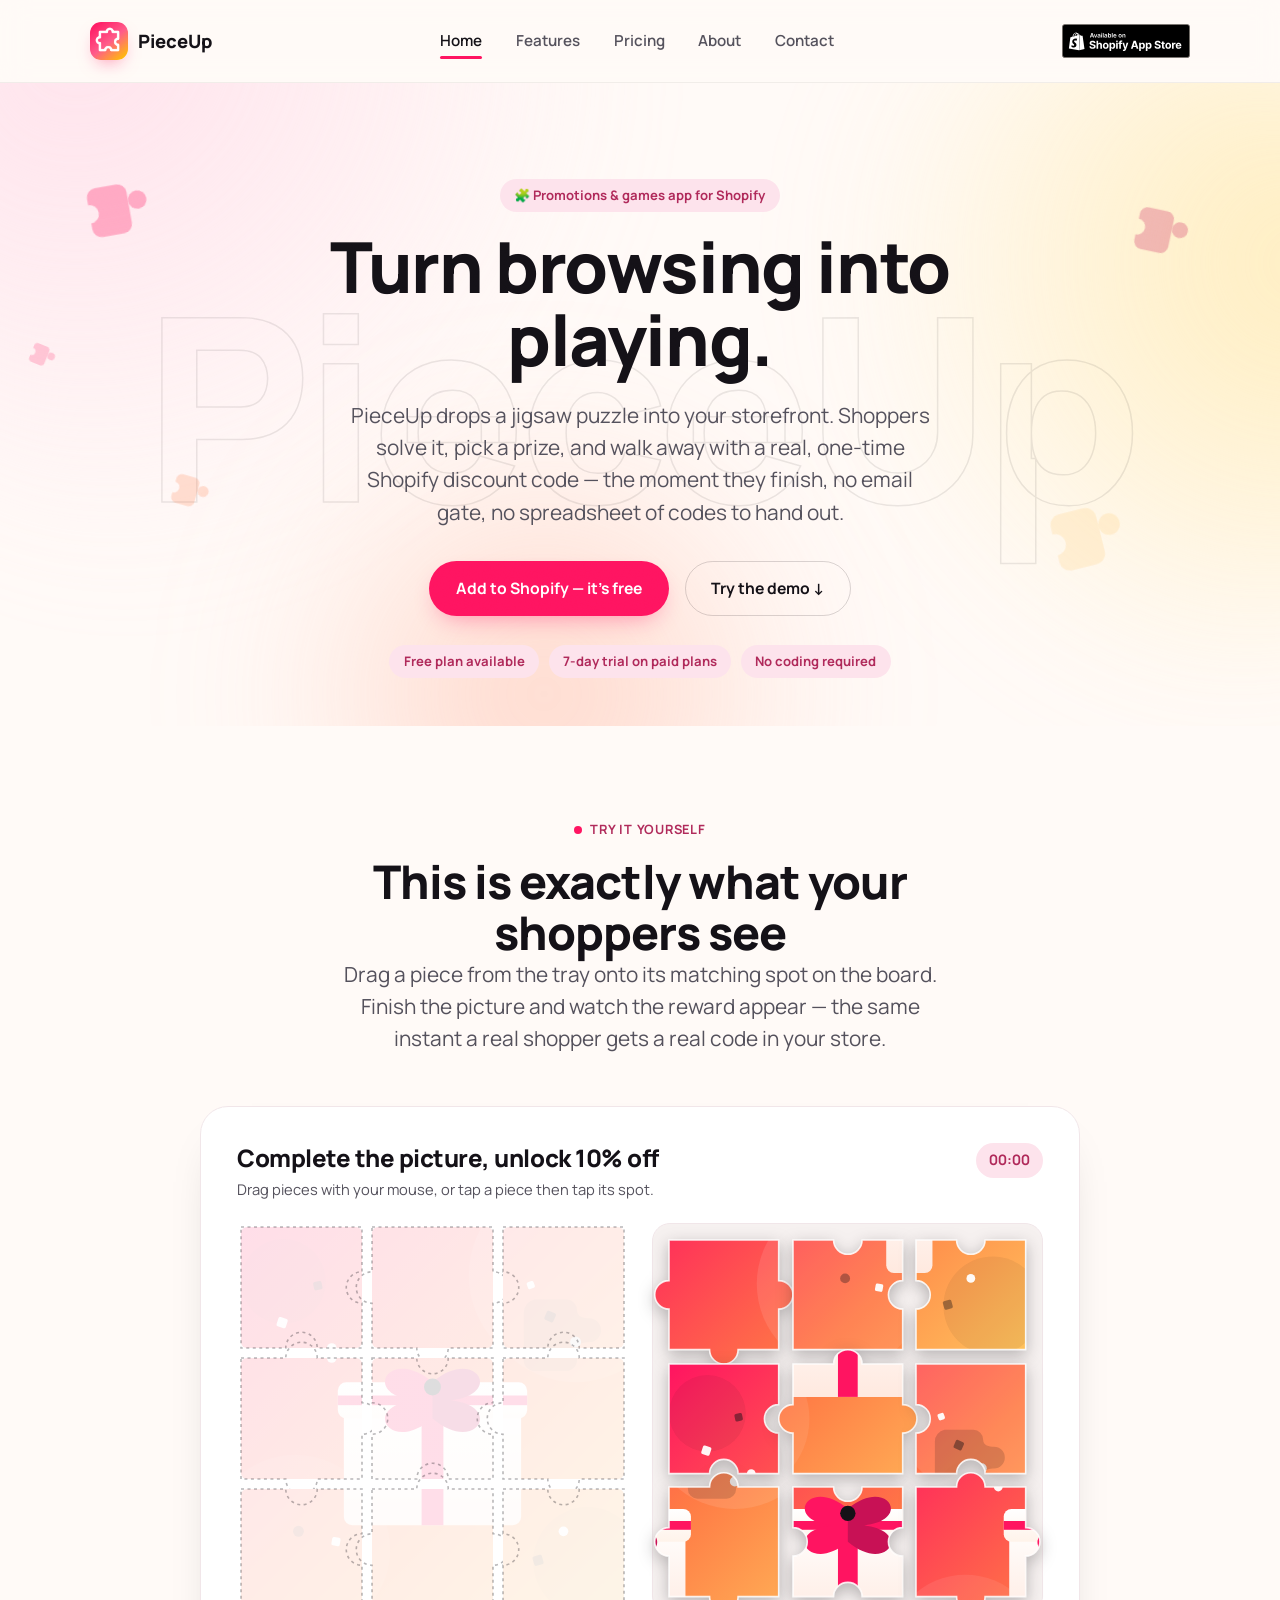
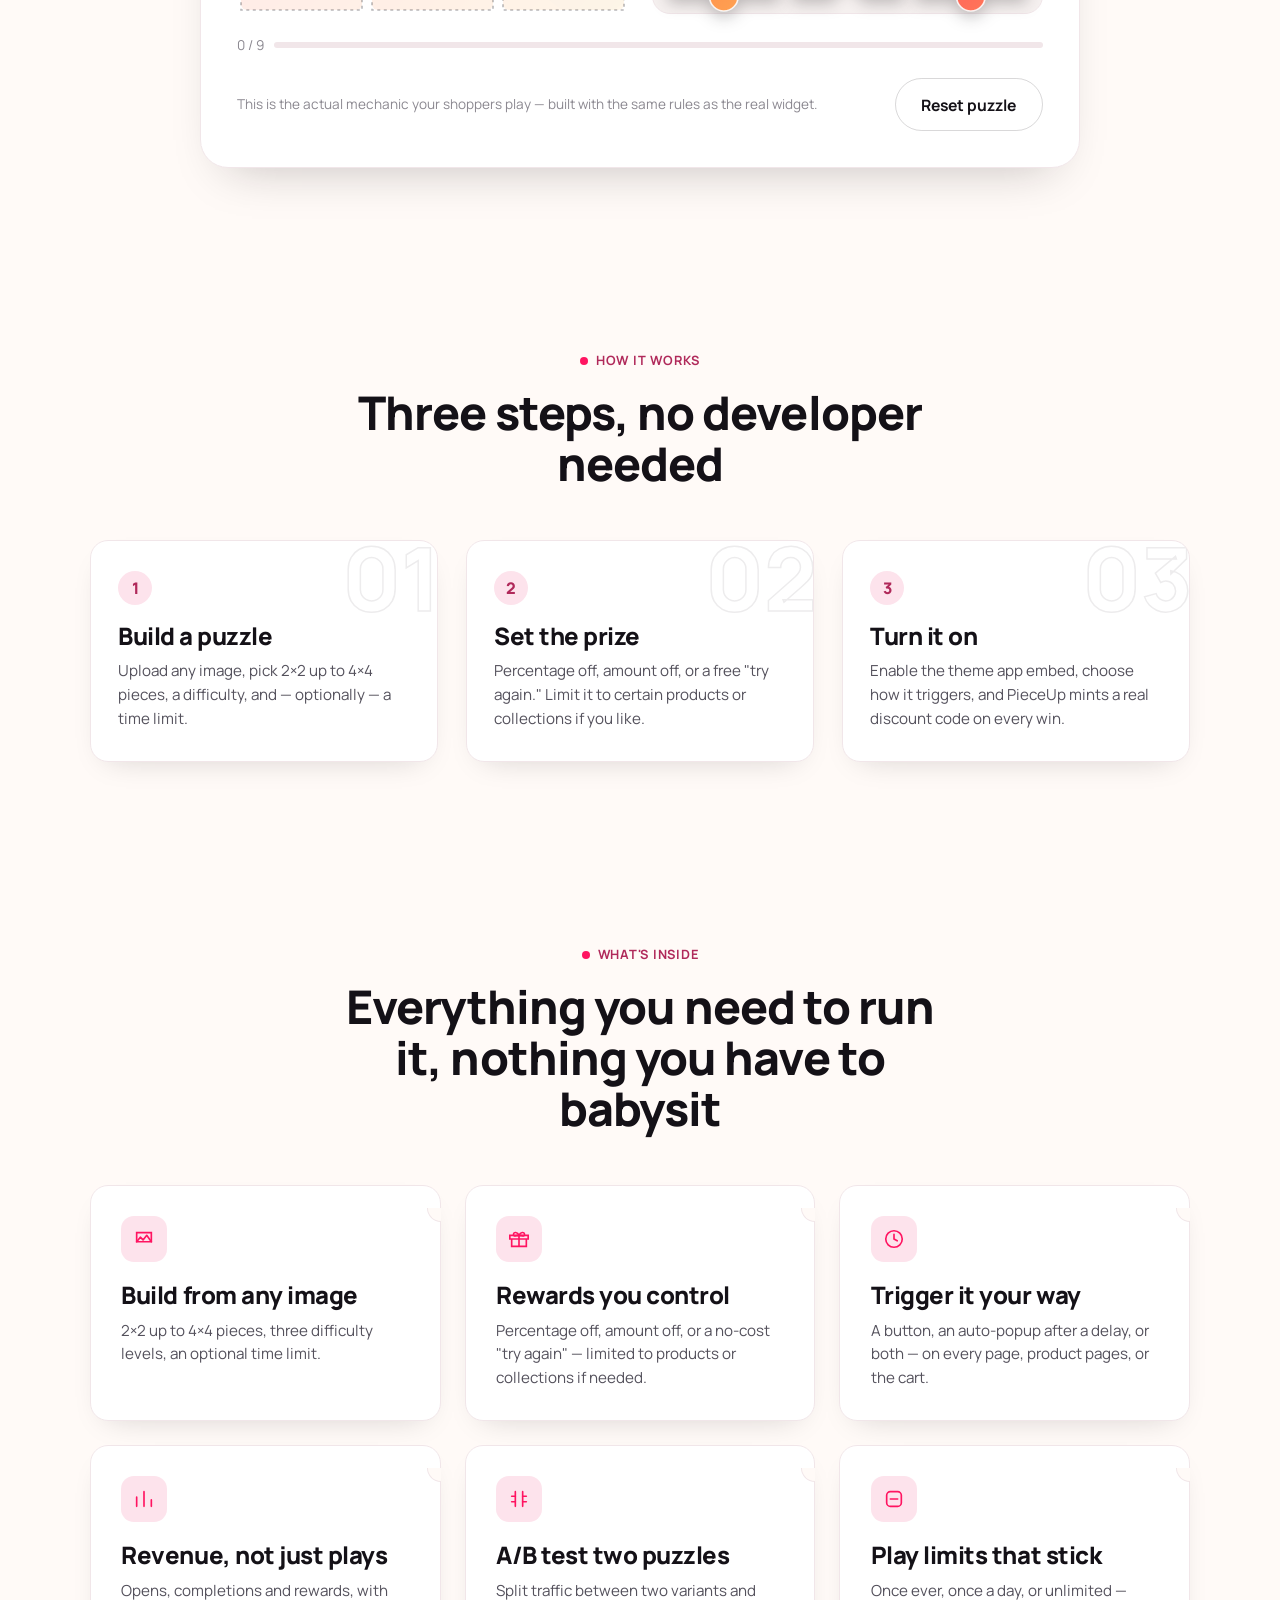
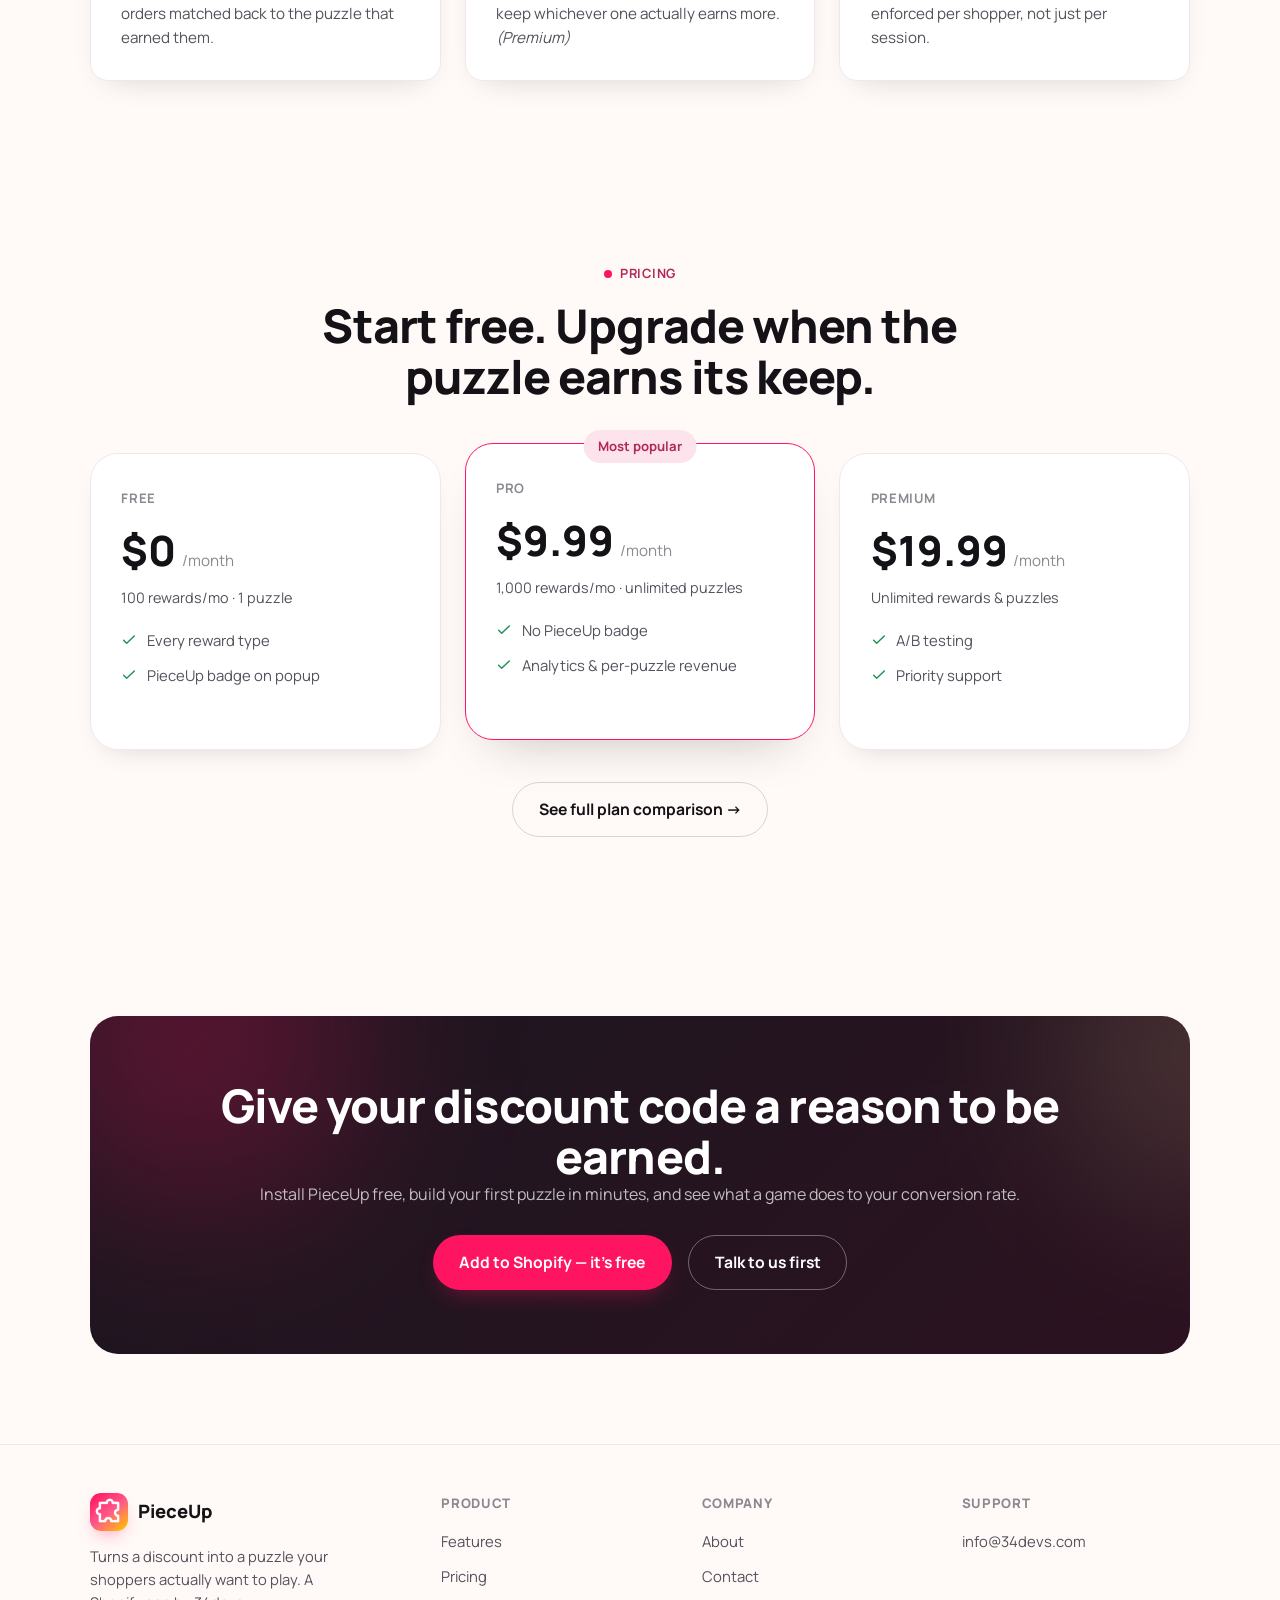
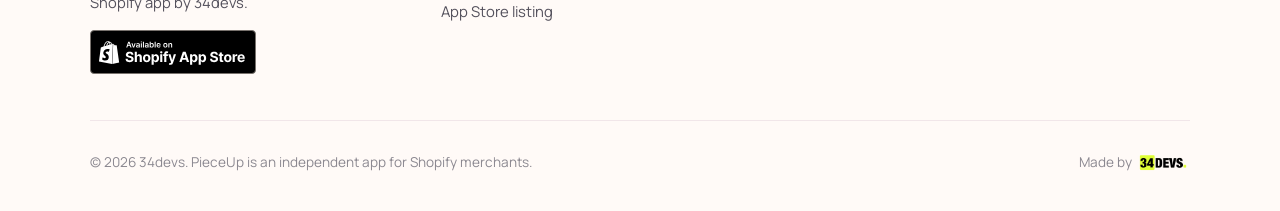
<file: index.html>
<!doctype html>
<html lang="en">
<head>
  <meta charset="UTF-8" />
  <meta name="viewport" content="width=device-width, initial-scale=1.0" />
  <title>PieceUp — Turn browsing into playing</title>
  <meta name="description" content="PieceUp adds a jigsaw-puzzle popup to your Shopify storefront. Shoppers solve it, pick a prize, and get a real, one-time discount code the instant they finish." />
  <link rel="icon" type="image/png" href="assets/favicon.png" />
  <link rel="preconnect" href="https://fonts.googleapis.com" />
  <link rel="preconnect" href="https://fonts.gstatic.com" crossorigin />
  <link href="https://fonts.googleapis.com/css2?family=Manrope:wght@400;500;600;700;800&display=swap" rel="stylesheet" />
  <link rel="stylesheet" href="assets/style.css?v=9" />
</head>
<body>

  <div class="scroll-progress"></div>

  <header class="site-header">
    <div class="container">
      <a class="brand" href="index.html">
        <img src="assets/logo.png" alt="PieceUp" class="logo-mark" />
        PieceUp
      </a>

      <nav class="main-nav">
        <a href="index.html" aria-current="page">Home</a>
        <a href="features.html">Features</a>
        <a href="pricing.html">Pricing</a>
        <a href="about.html">About</a>
        <a href="contact.html">Contact</a>
      </nav>

      <div class="nav-cta">
        <a class="app-store-badge" href="https://apps.shopify.com/pieceup" target="_blank" rel="noopener">
          <img src="assets/shopify-badge-dark.svg" alt="Available on the Shopify App Store" />
        </a>
        <button class="nav-toggle" aria-label="Toggle navigation" aria-expanded="false"><span></span></button>
      </div>
    </div>

    <div class="site-nav-panel">
      <nav class="main-nav">
        <a href="index.html" aria-current="page">Home</a>
        <a href="features.html">Features</a>
        <a href="pricing.html">Pricing</a>
        <a href="about.html">About</a>
        <a href="contact.html">Contact</a>
      </nav>
      <div class="nav-cta">
        <a class="app-store-badge" style="align-self:center;" href="https://apps.shopify.com/pieceup" target="_blank" rel="noopener">
          <img src="assets/shopify-badge-dark.svg" alt="Available on the Shopify App Store" />
        </a>
      </div>
    </div>
  </header>

  <main>

    <!-- ============ HERO ============ -->
    <section class="hero">
      <div class="mesh-bg"><span></span></div>
      <div class="hero-wordmark" aria-hidden="true">PieceUp</div>

      <svg class="floating-piece" style="top:14%; left:6%; width:74px; height:74px; --rot:-10deg; opacity:.3; color:var(--accent);" viewBox="0 0 48 48" fill="none" data-parallax="0.06" aria-hidden="true">
        <mask id="fp-1"><rect width="48" height="48" fill="#fff"/><circle cx="8" cy="24" r="6" fill="#000"/></mask>
        <g mask="url(#fp-1)"><rect x="8" y="8" width="26" height="32" rx="6" fill="currentColor"/><circle cx="40" cy="20" r="6" fill="currentColor"/></g>
      </svg>
      <svg class="floating-piece" style="top:60%; left:13%; width:44px; height:44px; --rot:16deg; opacity:.22; color:#ff7a45;" viewBox="0 0 48 48" fill="none" data-parallax="0.1" aria-hidden="true">
        <mask id="fp-2"><rect width="48" height="48" fill="#fff"/><circle cx="8" cy="24" r="6" fill="#000"/></mask>
        <g mask="url(#fp-2)"><rect x="8" y="8" width="26" height="32" rx="6" fill="currentColor"/><circle cx="40" cy="20" r="6" fill="currentColor"/></g>
      </svg>
      <svg class="floating-piece" style="top:18%; right:7%; width:64px; height:64px; --rot:12deg; opacity:.26; color:var(--accent-dark);" viewBox="0 0 48 48" fill="none" data-parallax="0.08" aria-hidden="true">
        <mask id="fp-3"><rect width="48" height="48" fill="#fff"/><circle cx="8" cy="24" r="6" fill="#000"/></mask>
        <g mask="url(#fp-3)"><rect x="8" y="8" width="26" height="32" rx="6" fill="currentColor"/><circle cx="40" cy="20" r="6" fill="currentColor"/></g>
      </svg>
      <svg class="floating-piece" style="top:64%; right:12%; width:86px; height:86px; --rot:-14deg; opacity:.18; color:#ffc25c;" viewBox="0 0 48 48" fill="none" data-parallax="0.05" aria-hidden="true">
        <mask id="fp-4"><rect width="48" height="48" fill="#fff"/><circle cx="8" cy="24" r="6" fill="#000"/></mask>
        <g mask="url(#fp-4)"><rect x="8" y="8" width="26" height="32" rx="6" fill="currentColor"/><circle cx="40" cy="20" r="6" fill="currentColor"/></g>
      </svg>
      <svg class="floating-piece" style="top:40%; left:2%; width:30px; height:30px; --rot:22deg; opacity:.2; color:var(--accent);" viewBox="0 0 48 48" fill="none" data-parallax="0.12" aria-hidden="true">
        <mask id="fp-5"><rect width="48" height="48" fill="#fff"/><circle cx="8" cy="24" r="6" fill="#000"/></mask>
        <g mask="url(#fp-5)"><rect x="8" y="8" width="26" height="32" rx="6" fill="currentColor"/><circle cx="40" cy="20" r="6" fill="currentColor"/></g>
      </svg>

      <div class="container hero-inner">
        <span class="pill">🧩 Promotions &amp; games app for Shopify</span>
        <h1>Turn browsing into playing.</h1>
        <p class="lede">
          PieceUp drops a jigsaw puzzle into your storefront. Shoppers solve
          it, pick a prize, and walk away with a real, one-time Shopify
          discount code — the moment they finish, no email gate, no
          spreadsheet of codes to hand out.
        </p>
        <div class="hero-actions">
          <a class="btn btn-accent btn-magnetic" href="https://apps.shopify.com/pieceup" target="_blank" rel="noopener">Add to Shopify — it's free</a>
          <a class="btn btn-ghost" href="#demo">Try the demo ↓</a>
        </div>
        <div class="hero-meta">
          <span class="pill">Free plan available</span>
          <span class="pill">7-day trial on paid plans</span>
          <span class="pill">No coding required</span>
        </div>
      </div>
    </section>

    <!-- ============ LIVE DEMO ============ -->
    <section class="section puzzle-demo-section" id="demo">
      <div class="container">
        <div class="section-head center reveal">
          <span class="eyebrow">Try it yourself</span>
          <h2>This is exactly what your shoppers see</h2>
          <p class="lede" style="margin-inline:auto;">
            Drag a piece from the tray onto its matching spot on the board.
            Finish the picture and watch the reward appear — the same
            instant a real shopper gets a real code in your store.
          </p>
        </div>

        <div class="puzzle-demo reveal">
          <div class="puzzle-shell">
            <div class="puzzle-shell-head">
              <div>
                <h3>Complete the picture, unlock 10% off</h3>
                <p>Drag pieces with your mouse, or tap a piece then tap its spot.</p>
              </div>
              <span class="puzzle-timer">00:00</span>
            </div>

            <div class="puzzle-stage">
              <div class="puzzle-board" aria-label="Puzzle board"></div>
              <div class="puzzle-tray" aria-label="Puzzle pieces"></div>
            </div>

            <div class="puzzle-progress">
              <span class="puzzle-progress-label">0 / 9</span>
              <div class="puzzle-progress-bar"><div class="puzzle-progress-fill"></div></div>
            </div>

            <div class="puzzle-footer">
              <span class="puzzle-hint">This is the actual mechanic your shoppers play — built with the same rules as the real widget.</span>
              <button class="btn btn-ghost" type="button" data-puzzle-reset>Reset puzzle</button>
            </div>

            <div class="reward-overlay">
              <div class="reward-card">
                <div class="reward-icon">
                  <svg width="26" height="26" viewBox="0 0 24 24" fill="none"><path d="M4 12.5L9 17.5L20 6.5" stroke="currentColor" stroke-width="2.4" stroke-linecap="round" stroke-linejoin="round"/></svg>
                </div>
                <h3>Solved! You unlocked a reward.</h3>
                <p>In a live store, PieceUp mints this as a real, single-use Shopify code the instant a shopper finishes.</p>
                <div class="reward-code">🎟️ <span>PIECEUP-10</span></div>
                <p class="reward-note">Demo code for illustration — it won't work at checkout.</p>
                <div class="reward-actions">
                  <button class="btn btn-dark" type="button" data-reward-replay>Play again</button>
                  <a class="btn btn-accent" href="https://apps.shopify.com/pieceup" target="_blank" rel="noopener">Add to Shopify</a>
                </div>
              </div>
            </div>
          </div>
        </div>
      </div>
    </section>

    <!-- ============ HOW IT WORKS ============ -->
    <section class="section">
      <div class="container">
        <div class="section-head center reveal">
          <span class="eyebrow">How it works</span>
          <h2>Three steps, no developer needed</h2>
        </div>
        <div class="steps reveal-stagger">
          <div class="step">
            <span class="step-bignum">01</span>
            <div class="step-num">1</div>
            <h3>Build a puzzle</h3>
            <p>Upload any image, pick 2×2 up to 4×4 pieces, a difficulty, and — optionally — a time limit.</p>
          </div>
          <div class="step">
            <span class="step-bignum">02</span>
            <div class="step-num">2</div>
            <h3>Set the prize</h3>
            <p>Percentage off, amount off, or a free "try again." Limit it to certain products or collections if you like.</p>
          </div>
          <div class="step">
            <span class="step-bignum">03</span>
            <div class="step-num">3</div>
            <h3>Turn it on</h3>
            <p>Enable the theme app embed, choose how it triggers, and PieceUp mints a real discount code on every win.</p>
          </div>
        </div>
      </div>
    </section>

    <!-- ============ FEATURE HIGHLIGHTS ============ -->
    <section class="section">
      <div class="container">
        <div class="section-head center reveal">
          <span class="eyebrow">What's inside</span>
          <h2>Everything you need to run it, nothing you have to babysit</h2>
        </div>

        <div class="feature-grid reveal-stagger">
          <a class="feature-card" href="features.html#build">
            <div class="feature-icon">
              <svg width="22" height="22" viewBox="0 0 24 24" fill="none"><path d="M4 5h16v10H4z" stroke="currentColor" stroke-width="1.8"/><path d="M4 15l4-5 3 3 4-5 5 7" stroke="currentColor" stroke-width="1.8" stroke-linecap="round" stroke-linejoin="round"/></svg>
            </div>
            <h3>Build from any image</h3>
            <p>2×2 up to 4×4 pieces, three difficulty levels, an optional time limit.</p>
          </a>

          <a class="feature-card" href="features.html#rewards">
            <div class="feature-icon">
              <svg width="22" height="22" viewBox="0 0 24 24" fill="none"><path d="M20 12v8H4v-8" stroke="currentColor" stroke-width="1.8"/><path d="M2 8h20v4H2z" stroke="currentColor" stroke-width="1.8"/><path d="M12 8v12M12 8c-1.5-4-6-4-6-1s3 1 6 1zM12 8c1.5-4 6-4 6-1s-3 1-6 1z" stroke="currentColor" stroke-width="1.8" stroke-linejoin="round"/></svg>
            </div>
            <h3>Rewards you control</h3>
            <p>Percentage off, amount off, or a no-cost "try again" — limited to products or collections if needed.</p>
          </a>

          <a class="feature-card" href="features.html#triggers">
            <div class="feature-icon">
              <svg width="22" height="22" viewBox="0 0 24 24" fill="none"><circle cx="12" cy="12" r="9" stroke="currentColor" stroke-width="1.8"/><path d="M12 7v5l3.5 2" stroke="currentColor" stroke-width="1.8" stroke-linecap="round"/></svg>
            </div>
            <h3>Trigger it your way</h3>
            <p>A button, an auto-popup after a delay, or both — on every page, product pages, or the cart.</p>
          </a>

          <a class="feature-card" href="features.html#analytics">
            <div class="feature-icon">
              <svg width="22" height="22" viewBox="0 0 24 24" fill="none"><path d="M4 20V10M12 20V4M20 20v-7" stroke="currentColor" stroke-width="1.8" stroke-linecap="round"/></svg>
            </div>
            <h3>Revenue, not just plays</h3>
            <p>Opens, completions and rewards, with orders matched back to the puzzle that earned them.</p>
          </a>

          <a class="feature-card" href="features.html#testing">
            <div class="feature-icon">
              <svg width="22" height="22" viewBox="0 0 24 24" fill="none"><path d="M8 4v16M16 4v16" stroke="currentColor" stroke-width="1.8" stroke-linecap="round"/><path d="M4 9h4M16 9h4M4 15h4M16 15h4" stroke="currentColor" stroke-width="1.8" stroke-linecap="round"/></svg>
            </div>
            <h3>A/B test two puzzles</h3>
            <p>Split traffic between two variants and keep whichever one actually earns more. <em>(Premium)</em></p>
          </a>

          <a class="feature-card" href="features.html#frequency">
            <div class="feature-icon">
              <svg width="22" height="22" viewBox="0 0 24 24" fill="none"><rect x="4" y="4" width="16" height="16" rx="4" stroke="currentColor" stroke-width="1.8"/><path d="M8 12h8" stroke="currentColor" stroke-width="1.8" stroke-linecap="round"/></svg>
            </div>
            <h3>Play limits that stick</h3>
            <p>Once ever, once a day, or unlimited — enforced per shopper, not just per session.</p>
          </a>
        </div>
      </div>
    </section>

    <!-- ============ PRICING TEASER ============ -->
    <section class="section">
      <div class="container">
        <div class="section-head center reveal">
          <span class="eyebrow">Pricing</span>
          <h2>Start free. Upgrade when the puzzle earns its keep.</h2>
        </div>

        <div class="pricing-grid reveal-stagger">
          <div class="pricing-card">
            <span class="plan-name">Free</span>
            <div class="plan-price"><strong>$0</strong><span>/month</span></div>
            <p style="font-size:.9rem;">100 rewards/mo · 1 puzzle</p>
            <ul class="plan-features" style="margin-top:1.25rem;">
              <li><svg width="16" height="16" viewBox="0 0 24 24" fill="none"><path d="M4 12.5l4.5 4.5L20 6" stroke="currentColor" stroke-width="2.2" stroke-linecap="round" stroke-linejoin="round"/></svg>Every reward type</li>
              <li><svg width="16" height="16" viewBox="0 0 24 24" fill="none"><path d="M4 12.5l4.5 4.5L20 6" stroke="currentColor" stroke-width="2.2" stroke-linecap="round" stroke-linejoin="round"/></svg>PieceUp badge on popup</li>
            </ul>
          </div>

          <div class="pricing-card pricing-card--featured">
            <span class="pill badge-recommended">Most popular</span>
            <span class="plan-name">Pro</span>
            <div class="plan-price"><strong>$9.99</strong><span>/month</span></div>
            <p style="font-size:.9rem;">1,000 rewards/mo · unlimited puzzles</p>
            <ul class="plan-features" style="margin-top:1.25rem;">
              <li><svg width="16" height="16" viewBox="0 0 24 24" fill="none"><path d="M4 12.5l4.5 4.5L20 6" stroke="currentColor" stroke-width="2.2" stroke-linecap="round" stroke-linejoin="round"/></svg>No PieceUp badge</li>
              <li><svg width="16" height="16" viewBox="0 0 24 24" fill="none"><path d="M4 12.5l4.5 4.5L20 6" stroke="currentColor" stroke-width="2.2" stroke-linecap="round" stroke-linejoin="round"/></svg>Analytics &amp; per-puzzle revenue</li>
            </ul>
          </div>

          <div class="pricing-card">
            <span class="plan-name">Premium</span>
            <div class="plan-price"><strong>$19.99</strong><span>/month</span></div>
            <p style="font-size:.9rem;">Unlimited rewards &amp; puzzles</p>
            <ul class="plan-features" style="margin-top:1.25rem;">
              <li><svg width="16" height="16" viewBox="0 0 24 24" fill="none"><path d="M4 12.5l4.5 4.5L20 6" stroke="currentColor" stroke-width="2.2" stroke-linecap="round" stroke-linejoin="round"/></svg>A/B testing</li>
              <li><svg width="16" height="16" viewBox="0 0 24 24" fill="none"><path d="M4 12.5l4.5 4.5L20 6" stroke="currentColor" stroke-width="2.2" stroke-linecap="round" stroke-linejoin="round"/></svg>Priority support</li>
            </ul>
          </div>
        </div>

        <p style="text-align:center; margin-top:2rem;">
          <a class="btn btn-ghost" href="pricing.html">See full plan comparison →</a>
        </p>
      </div>
    </section>

    <!-- ============ CTA BANNER ============ -->
    <section class="section">
      <div class="container">
        <div class="cta-banner reveal">
          <div class="mesh-bg compact"><span></span></div>
          <h2>Give your discount code a reason to be earned.</h2>
          <p>Install PieceUp free, build your first puzzle in minutes, and see what a game does to your conversion rate.</p>
          <div class="cta-actions">
            <a class="btn btn-accent btn-magnetic" href="https://apps.shopify.com/pieceup" target="_blank" rel="noopener">Add to Shopify — it's free</a>
            <a class="btn btn-ghost" style="color:#fff; border-color:rgba(255,255,255,.35);" href="contact.html">Talk to us first</a>
          </div>
        </div>
      </div>
    </section>

  </main>

  <footer class="site-footer">
    <div class="container">
      <div class="footer-top">
        <div class="footer-brand">
          <a class="brand" href="index.html">
            <img src="assets/logo.png" alt="PieceUp" class="logo-mark" />
            PieceUp
          </a>
          <p>Turns a discount into a puzzle your shoppers actually want to play. A Shopify app by 34devs.</p>
          <a class="app-store-badge" style="margin-top:1rem;" href="https://apps.shopify.com/pieceup" target="_blank" rel="noopener">
            <img src="assets/shopify-badge-dark.svg" alt="Available on the Shopify App Store" />
          </a>
        </div>
        <div class="footer-col">
          <h4>Product</h4>
          <ul>
            <li><a href="features.html">Features</a></li>
            <li><a href="pricing.html">Pricing</a></li>
            <li><a href="https://apps.shopify.com/pieceup" target="_blank" rel="noopener">App Store listing</a></li>
          </ul>
        </div>
        <div class="footer-col">
          <h4>Company</h4>
          <ul>
            <li><a href="about.html">About</a></li>
            <li><a href="contact.html">Contact</a></li>
          </ul>
        </div>
        <div class="footer-col">
          <h4>Support</h4>
          <ul>
            <li><a href="mailto:info@34devs.com">info@34devs.com</a></li>
          </ul>
        </div>
      </div>
      <div class="footer-bottom">
        <span>© <span data-year>2026</span> 34devs. PieceUp is an independent app for Shopify merchants.</span>
        <a class="made-by" href="https://34devs.com" target="_blank" rel="noopener">Made by <img src="assets/34devs-logo.png" alt="34devs" /></a>
      </div>
    </div>
  </footer>

  <script src="assets/script.js?v=8"></script>
</body>
</html>
</file>
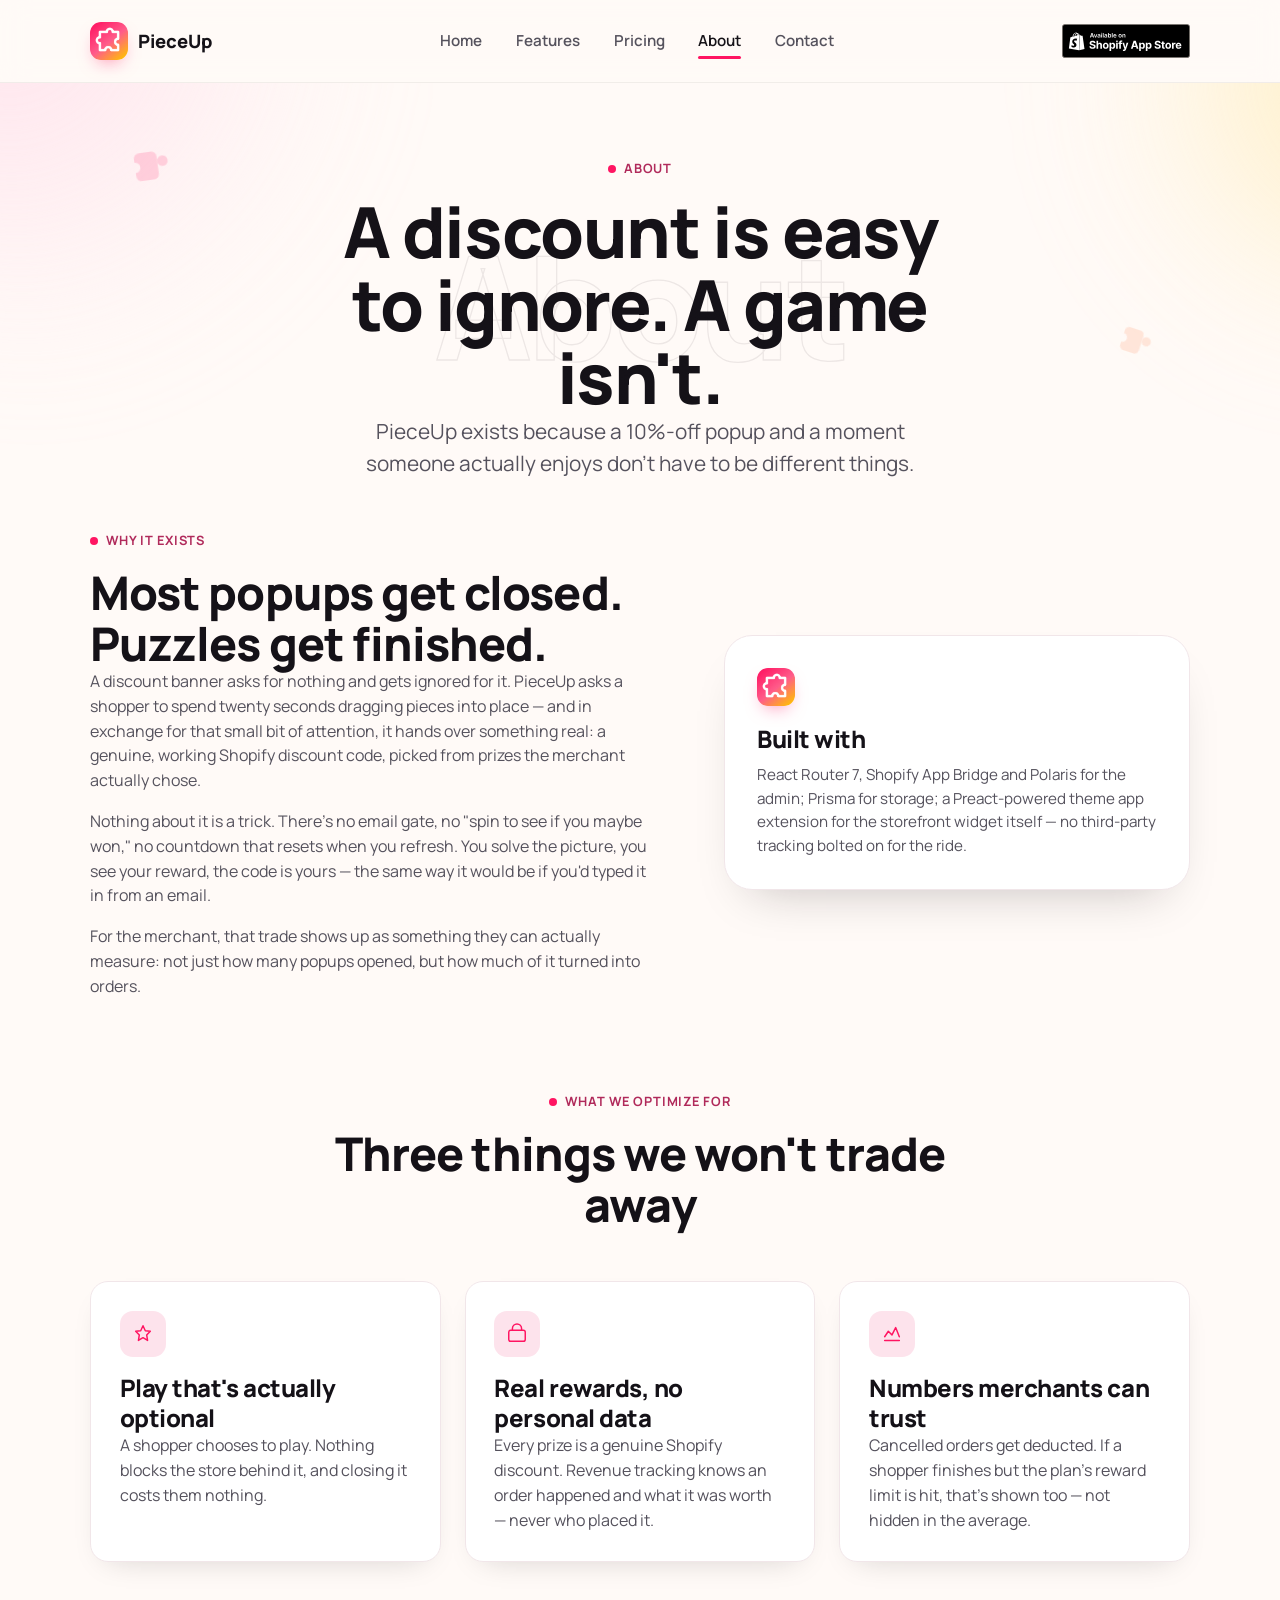
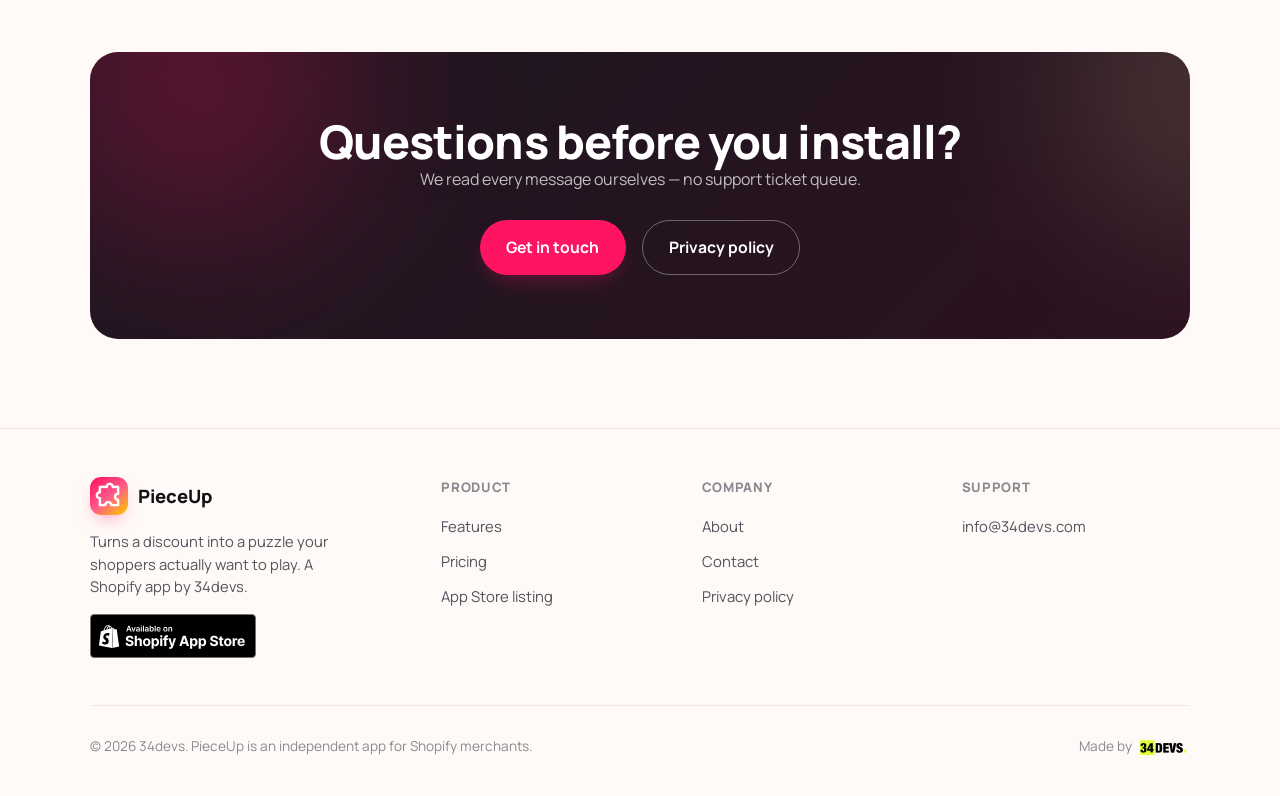
<file: about.html>
<!doctype html>
<html lang="en">
<head>
  <meta charset="UTF-8" />
  <meta name="viewport" content="width=device-width, initial-scale=1.0" />
  <title>About — PieceUp</title>
  <meta name="description" content="Why PieceUp exists, what it's built with, and who makes it — 34devs." />
  <link rel="icon" type="image/png" href="assets/favicon.png" />
  <link rel="preconnect" href="https://fonts.googleapis.com" />
  <link rel="preconnect" href="https://fonts.gstatic.com" crossorigin />
  <link href="https://fonts.googleapis.com/css2?family=Manrope:wght@400;500;600;700;800&display=swap" rel="stylesheet" />
  <link rel="stylesheet" href="assets/style.css?v=9" />
</head>
<body>

  <div class="scroll-progress"></div>

  <header class="site-header">
    <div class="container">
      <a class="brand" href="index.html">
        <img src="assets/logo.png" alt="PieceUp" class="logo-mark" />
        PieceUp
      </a>

      <nav class="main-nav">
        <a href="index.html">Home</a>
        <a href="features.html">Features</a>
        <a href="pricing.html">Pricing</a>
        <a href="about.html" aria-current="page">About</a>
        <a href="contact.html">Contact</a>
      </nav>

      <div class="nav-cta">
        <a class="app-store-badge" href="https://apps.shopify.com/pieceup" target="_blank" rel="noopener">
          <img src="assets/shopify-badge-dark.svg" alt="Available on the Shopify App Store" />
        </a>
        <button class="nav-toggle" aria-label="Toggle navigation" aria-expanded="false"><span></span></button>
      </div>
    </div>

    <div class="site-nav-panel">
      <nav class="main-nav">
        <a href="index.html">Home</a>
        <a href="features.html">Features</a>
        <a href="pricing.html">Pricing</a>
        <a href="about.html" aria-current="page">About</a>
        <a href="contact.html">Contact</a>
      </nav>
      <div class="nav-cta">
        <a class="app-store-badge" style="align-self:center;" href="https://apps.shopify.com/pieceup" target="_blank" rel="noopener">
          <img src="assets/shopify-badge-dark.svg" alt="Available on the Shopify App Store" />
        </a>
      </div>
    </div>
  </header>

  <main>

    <section class="page-hero">
      <div class="mesh-bg compact"><span></span></div>
      <div class="hero-wordmark" aria-hidden="true">About</div>
      <svg class="floating-piece" style="top:14%; left:10%; width:42px; height:42px; --rot:-8deg; color:var(--accent);" viewBox="0 0 48 48" fill="none" data-parallax="0.06" aria-hidden="true">
        <mask id="fph-1"><rect width="48" height="48" fill="#fff"/><circle cx="8" cy="24" r="6" fill="#000"/></mask>
        <g mask="url(#fph-1)"><rect x="8" y="8" width="26" height="32" rx="6" fill="currentColor"/><circle cx="40" cy="20" r="6" fill="currentColor"/></g>
      </svg>
      <svg class="floating-piece" style="top:54%; right:10%; width:36px; height:36px; --rot:18deg; color:#ff7a45;" viewBox="0 0 48 48" fill="none" data-parallax="0.09" aria-hidden="true">
        <mask id="fph-2"><rect width="48" height="48" fill="#fff"/><circle cx="8" cy="24" r="6" fill="#000"/></mask>
        <g mask="url(#fph-2)"><rect x="8" y="8" width="26" height="32" rx="6" fill="currentColor"/><circle cx="40" cy="20" r="6" fill="currentColor"/></g>
      </svg>
      <div class="container">
        <span class="eyebrow" style="justify-content:center;">About</span>
        <h1>A discount is easy to ignore. A game isn't.</h1>
        <p class="lede">PieceUp exists because a 10%-off popup and a moment someone actually enjoys don't have to be different things.</p>
      </div>
    </section>

    <section class="section" style="padding-top:0;">
      <div class="container">
        <div class="story-grid reveal-stagger">
          <div class="story-copy">
            <span class="eyebrow">Why it exists</span>
            <h2>Most popups get closed. Puzzles get finished.</h2>
            <p>A discount banner asks for nothing and gets ignored for it. PieceUp asks a shopper to spend twenty seconds dragging pieces into place — and in exchange for that small bit of attention, it hands over something real: a genuine, working Shopify discount code, picked from prizes the merchant actually chose.</p>
            <p>Nothing about it is a trick. There's no email gate, no "spin to see if you maybe won," no countdown that resets when you refresh. You solve the picture, you see your reward, the code is yours — the same way it would be if you'd typed it in from an email.</p>
            <p>For the merchant, that trade shows up as something they can actually measure: not just how many popups opened, but how much of it turned into orders.</p>
          </div>
          <div class="maker-card tilt-card">
            <img src="assets/logo.png" alt="PieceUp" class="logo-mark" />
            <h3>Built with</h3>
            <p style="margin-top:.6rem; font-size:.95rem;">React Router 7, Shopify App Bridge and Polaris for the admin; Prisma for storage; a Preact-powered theme app extension for the storefront widget itself — no third-party tracking bolted on for the ride.</p>
          </div>
        </div>
      </div>
    </section>

    <section class="section" style="padding-top:0;">
      <div class="container">
        <div class="section-head center reveal">
          <span class="eyebrow">What we optimize for</span>
          <h2>Three things we won't trade away</h2>
        </div>
        <div class="value-grid reveal-stagger">
          <div class="value-card">
            <div class="feature-icon">
              <svg width="22" height="22" viewBox="0 0 24 24" fill="none"><path d="M12 3l2.5 5.5L20 9l-4 4 1 6-5-3-5 3 1-6-4-4 5.5-.5z" stroke="currentColor" stroke-width="1.6" stroke-linejoin="round"/></svg>
            </div>
            <h3>Play that's actually optional</h3>
            <p>A shopper chooses to play. Nothing blocks the store behind it, and closing it costs them nothing.</p>
          </div>
          <div class="value-card">
            <div class="feature-icon">
              <svg width="22" height="22" viewBox="0 0 24 24" fill="none"><rect x="3" y="8" width="18" height="12" rx="2" stroke="currentColor" stroke-width="1.6"/><path d="M7 8V6a5 5 0 0110 0v2" stroke="currentColor" stroke-width="1.6"/></svg>
            </div>
            <h3>Real rewards, no personal data</h3>
            <p>Every prize is a genuine Shopify discount. Revenue tracking knows an order happened and what it was worth — never who placed it.</p>
          </div>
          <div class="value-card">
            <div class="feature-icon">
              <svg width="22" height="22" viewBox="0 0 24 24" fill="none"><path d="M4 19h16M4 15l4-6 4 4 4-8 4 10" stroke="currentColor" stroke-width="1.6" stroke-linecap="round" stroke-linejoin="round"/></svg>
            </div>
            <h3>Numbers merchants can trust</h3>
            <p>Cancelled orders get deducted. If a shopper finishes but the plan's reward limit is hit, that's shown too — not hidden in the average.</p>
          </div>
        </div>
      </div>
    </section>

    <section class="section" style="padding-top:0;">
      <div class="container">
        <div class="cta-banner reveal">
          <div class="mesh-bg compact"><span></span></div>
          <h2>Questions before you install?</h2>
          <p>We read every message ourselves — no support ticket queue.</p>
          <div class="cta-actions">
            <a class="btn btn-accent btn-magnetic" href="contact.html">Get in touch</a>
            <a class="btn btn-ghost" style="color:#fff; border-color:rgba(255,255,255,.35);" href="https://34devs.com/privacy" target="_blank" rel="noopener">Privacy policy</a>
          </div>
        </div>
      </div>
    </section>

  </main>

  <footer class="site-footer">
    <div class="container">
      <div class="footer-top">
        <div class="footer-brand">
          <a class="brand" href="index.html">
            <img src="assets/logo.png" alt="PieceUp" class="logo-mark" />
            PieceUp
          </a>
          <p>Turns a discount into a puzzle your shoppers actually want to play. A Shopify app by 34devs.</p>
          <a class="app-store-badge" style="margin-top:1rem;" href="https://apps.shopify.com/pieceup" target="_blank" rel="noopener">
            <img src="assets/shopify-badge-dark.svg" alt="Available on the Shopify App Store" />
          </a>
        </div>
        <div class="footer-col">
          <h4>Product</h4>
          <ul>
            <li><a href="features.html">Features</a></li>
            <li><a href="pricing.html">Pricing</a></li>
            <li><a href="https://apps.shopify.com/pieceup" target="_blank" rel="noopener">App Store listing</a></li>
          </ul>
        </div>
        <div class="footer-col">
          <h4>Company</h4>
          <ul>
            <li><a href="about.html">About</a></li>
            <li><a href="contact.html">Contact</a></li>
            <li><a href="https://34devs.com/privacy" target="_blank" rel="noopener">Privacy policy</a></li>
          </ul>
        </div>
        <div class="footer-col">
          <h4>Support</h4>
          <ul>
            <li><a href="mailto:info@34devs.com">info@34devs.com</a></li>
          </ul>
        </div>
      </div>
      <div class="footer-bottom">
        <span>© <span data-year>2026</span> 34devs. PieceUp is an independent app for Shopify merchants.</span>
        <a class="made-by" href="https://34devs.com" target="_blank" rel="noopener">Made by <img src="assets/34devs-logo.png" alt="34devs" /></a>
      </div>
    </div>
  </footer>

  <script src="assets/script.js?v=8"></script>
</body>
</html>
</file>
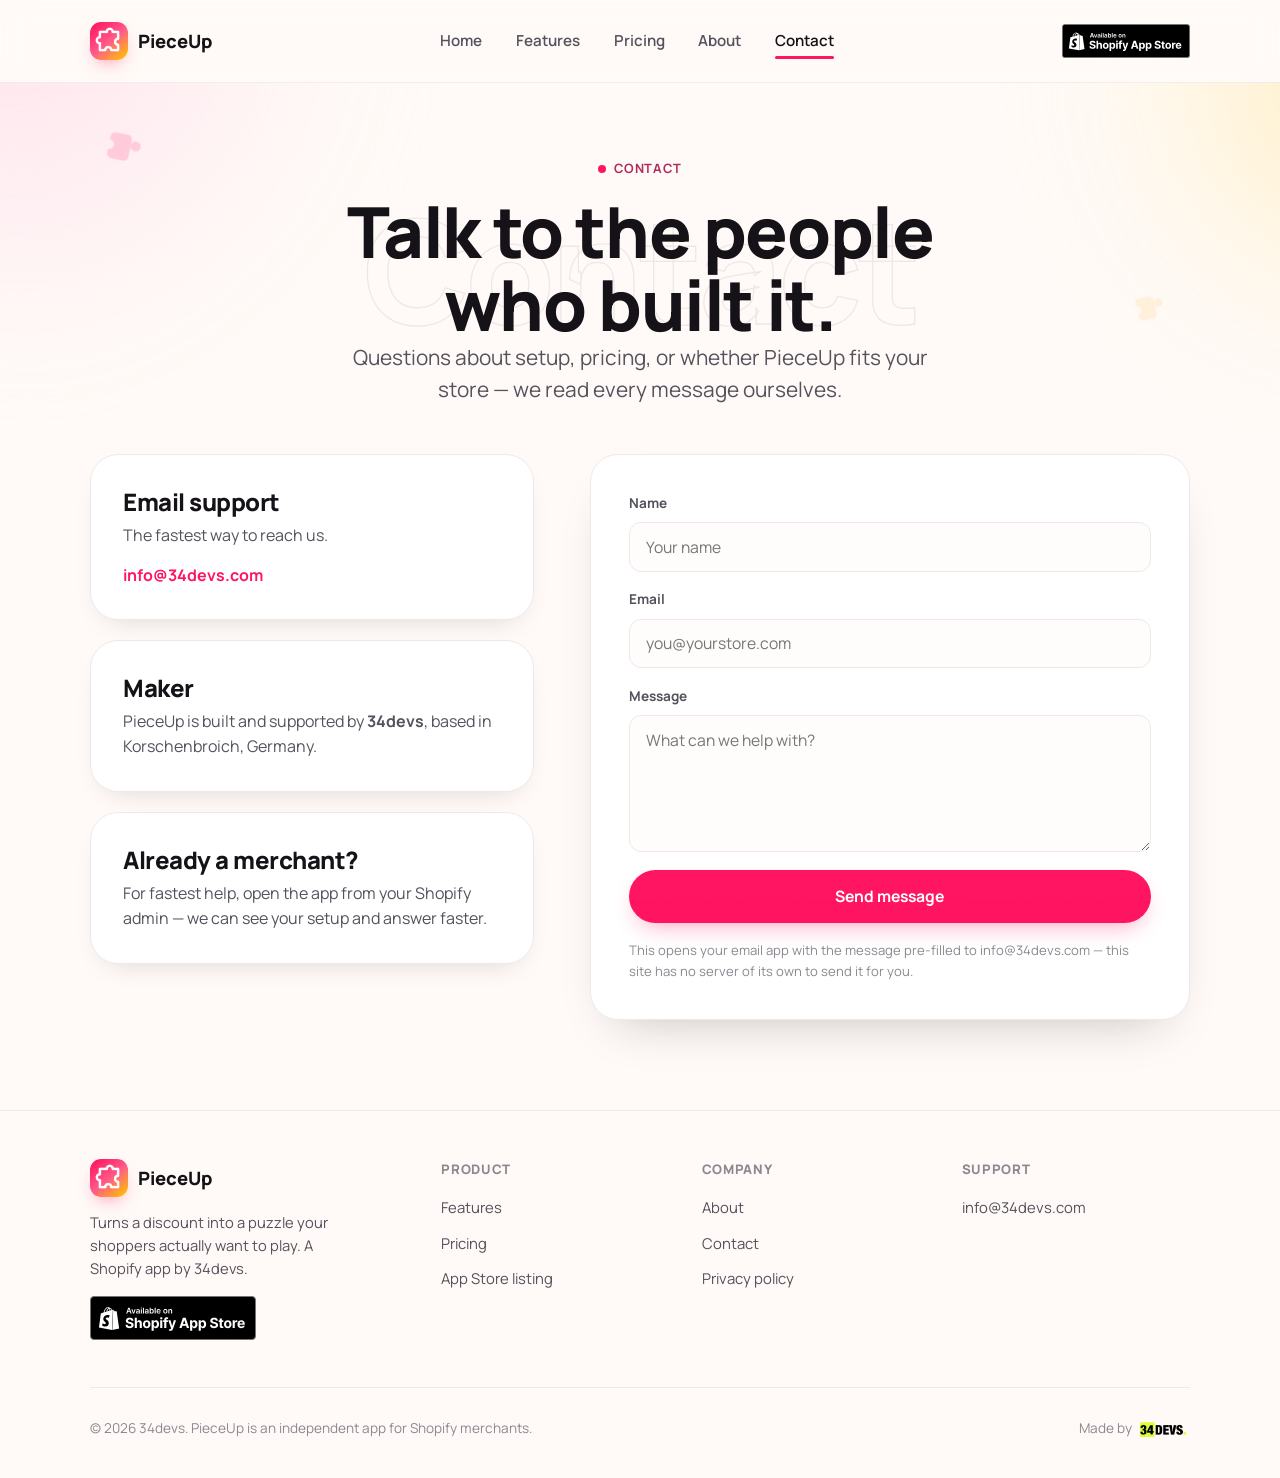
<file: contact.html>
<!doctype html>
<html lang="en">
<head>
  <meta charset="UTF-8" />
  <meta name="viewport" content="width=device-width, initial-scale=1.0" />
  <title>Contact — PieceUp</title>
  <meta name="description" content="Get in touch with the PieceUp team at 34devs — support, questions, or feedback." />
  <link rel="icon" type="image/png" href="assets/favicon.png" />
  <link rel="preconnect" href="https://fonts.googleapis.com" />
  <link rel="preconnect" href="https://fonts.gstatic.com" crossorigin />
  <link href="https://fonts.googleapis.com/css2?family=Manrope:wght@400;500;600;700;800&display=swap" rel="stylesheet" />
  <link rel="stylesheet" href="assets/style.css?v=9" />
</head>
<body>

  <div class="scroll-progress"></div>

  <header class="site-header">
    <div class="container">
      <a class="brand" href="index.html">
        <img src="assets/logo.png" alt="PieceUp" class="logo-mark" />
        PieceUp
      </a>

      <nav class="main-nav">
        <a href="index.html">Home</a>
        <a href="features.html">Features</a>
        <a href="pricing.html">Pricing</a>
        <a href="about.html">About</a>
        <a href="contact.html" aria-current="page">Contact</a>
      </nav>

      <div class="nav-cta">
        <a class="app-store-badge" href="https://apps.shopify.com/pieceup" target="_blank" rel="noopener">
          <img src="assets/shopify-badge-dark.svg" alt="Available on the Shopify App Store" />
        </a>
        <button class="nav-toggle" aria-label="Toggle navigation" aria-expanded="false"><span></span></button>
      </div>
    </div>

    <div class="site-nav-panel">
      <nav class="main-nav">
        <a href="index.html">Home</a>
        <a href="features.html">Features</a>
        <a href="pricing.html">Pricing</a>
        <a href="about.html">About</a>
        <a href="contact.html" aria-current="page">Contact</a>
      </nav>
      <div class="nav-cta">
        <a class="app-store-badge" style="align-self:center;" href="https://apps.shopify.com/pieceup" target="_blank" rel="noopener">
          <img src="assets/shopify-badge-dark.svg" alt="Available on the Shopify App Store" />
        </a>
      </div>
    </div>
  </header>

  <main>

    <section class="page-hero">
      <div class="mesh-bg compact"><span></span></div>
      <div class="hero-wordmark" aria-hidden="true">Contact</div>
      <svg class="floating-piece" style="top:12%; left:8%; width:40px; height:40px; --rot:12deg; color:var(--accent);" viewBox="0 0 48 48" fill="none" data-parallax="0.06" aria-hidden="true">
        <mask id="fph-1"><rect width="48" height="48" fill="#fff"/><circle cx="8" cy="24" r="6" fill="#000"/></mask>
        <g mask="url(#fph-1)"><rect x="8" y="8" width="26" height="32" rx="6" fill="currentColor"/><circle cx="40" cy="20" r="6" fill="currentColor"/></g>
      </svg>
      <svg class="floating-piece" style="top:56%; right:9%; width:34px; height:34px; --rot:-14deg; color:#ffc25c;" viewBox="0 0 48 48" fill="none" data-parallax="0.09" aria-hidden="true">
        <mask id="fph-2"><rect width="48" height="48" fill="#fff"/><circle cx="8" cy="24" r="6" fill="#000"/></mask>
        <g mask="url(#fph-2)"><rect x="8" y="8" width="26" height="32" rx="6" fill="currentColor"/><circle cx="40" cy="20" r="6" fill="currentColor"/></g>
      </svg>
      <div class="container">
        <span class="eyebrow" style="justify-content:center;">Contact</span>
        <h1>Talk to the people who built it.</h1>
        <p class="lede">Questions about setup, pricing, or whether PieceUp fits your store — we read every message ourselves.</p>
      </div>
    </section>

    <section class="section" style="padding-top:0;">
      <div class="container">
        <div class="contact-grid reveal">

          <div class="reveal-stagger">
            <div class="contact-card tilt-card">
              <h3>Email support</h3>
              <p>The fastest way to reach us.</p>
              <p style="margin-top:.9rem;"><a class="email" href="mailto:info@34devs.com">info@34devs.com</a></p>
            </div>
            <div class="contact-card tilt-card">
              <h3>Maker</h3>
              <p>PieceUp is built and supported by <strong>34devs</strong>, based in Korschenbroich, Germany.</p>
            </div>
            <div class="contact-card tilt-card">
              <h3>Already a merchant?</h3>
              <p>For fastest help, open the app from your Shopify admin — we can see your setup and answer faster.</p>
            </div>
          </div>

          <form class="contact-form" data-contact-form>
            <div class="form-row">
              <label for="name">Name</label>
              <input id="name" name="name" type="text" placeholder="Your name" required />
            </div>
            <div class="form-row">
              <label for="email">Email</label>
              <input id="email" name="email" type="email" placeholder="you@yourstore.com" required />
            </div>
            <div class="form-row">
              <label for="message">Message</label>
              <textarea id="message" name="message" rows="5" placeholder="What can we help with?" required></textarea>
            </div>
            <button class="btn btn-accent btn-block btn-magnetic" type="submit">Send message</button>
            <p class="form-note">This opens your email app with the message pre-filled to info@34devs.com — this site has no server of its own to send it for you.</p>
          </form>

        </div>
      </div>
    </section>

  </main>

  <footer class="site-footer">
    <div class="container">
      <div class="footer-top">
        <div class="footer-brand">
          <a class="brand" href="index.html">
            <img src="assets/logo.png" alt="PieceUp" class="logo-mark" />
            PieceUp
          </a>
          <p>Turns a discount into a puzzle your shoppers actually want to play. A Shopify app by 34devs.</p>
          <a class="app-store-badge" style="margin-top:1rem;" href="https://apps.shopify.com/pieceup" target="_blank" rel="noopener">
            <img src="assets/shopify-badge-dark.svg" alt="Available on the Shopify App Store" />
          </a>
        </div>
        <div class="footer-col">
          <h4>Product</h4>
          <ul>
            <li><a href="features.html">Features</a></li>
            <li><a href="pricing.html">Pricing</a></li>
            <li><a href="https://apps.shopify.com/pieceup" target="_blank" rel="noopener">App Store listing</a></li>
          </ul>
        </div>
        <div class="footer-col">
          <h4>Company</h4>
          <ul>
            <li><a href="about.html">About</a></li>
            <li><a href="contact.html">Contact</a></li>
            <li><a href="https://34devs.com/privacy" target="_blank" rel="noopener">Privacy policy</a></li>
          </ul>
        </div>
        <div class="footer-col">
          <h4>Support</h4>
          <ul>
            <li><a href="mailto:info@34devs.com">info@34devs.com</a></li>
          </ul>
        </div>
      </div>
      <div class="footer-bottom">
        <span>© <span data-year>2026</span> 34devs. PieceUp is an independent app for Shopify merchants.</span>
        <a class="made-by" href="https://34devs.com" target="_blank" rel="noopener">Made by <img src="assets/34devs-logo.png" alt="34devs" /></a>
      </div>
    </div>
  </footer>

  <script src="assets/script.js?v=8"></script>
</body>
</html>
</file>
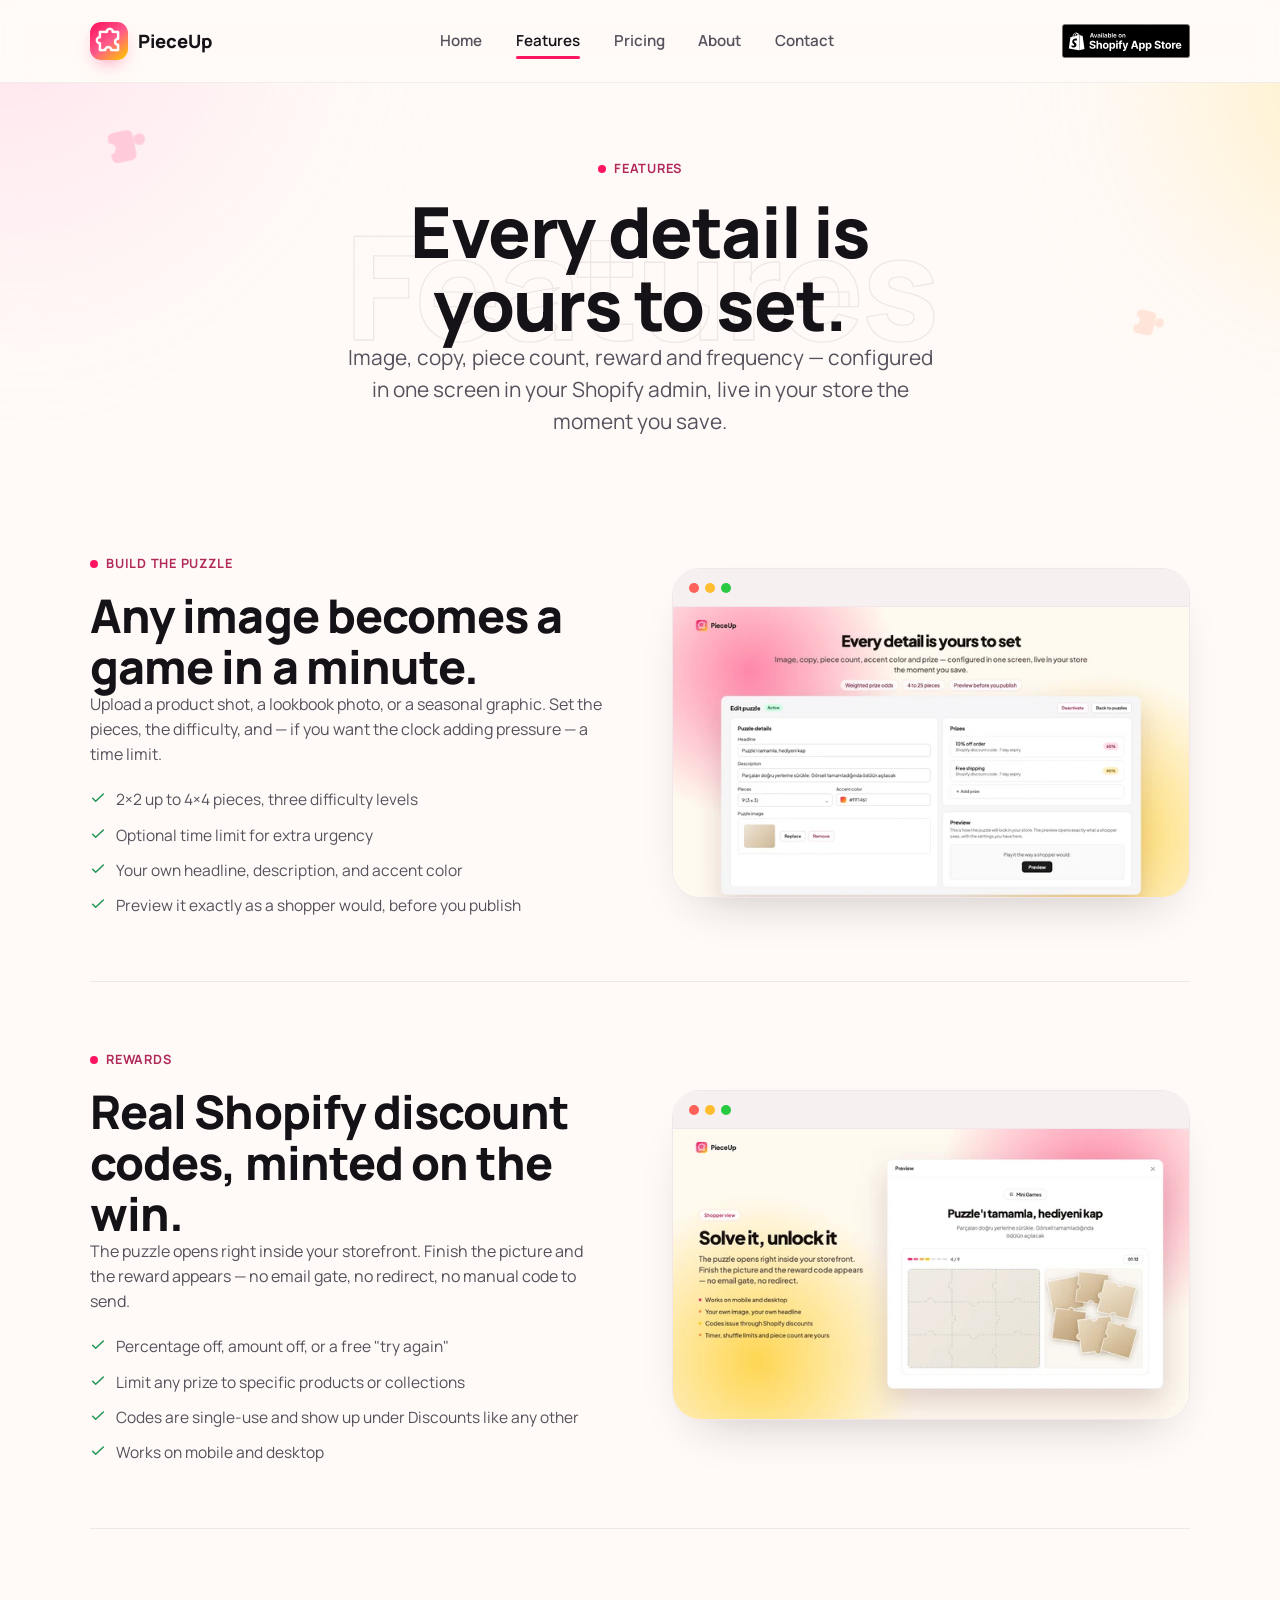
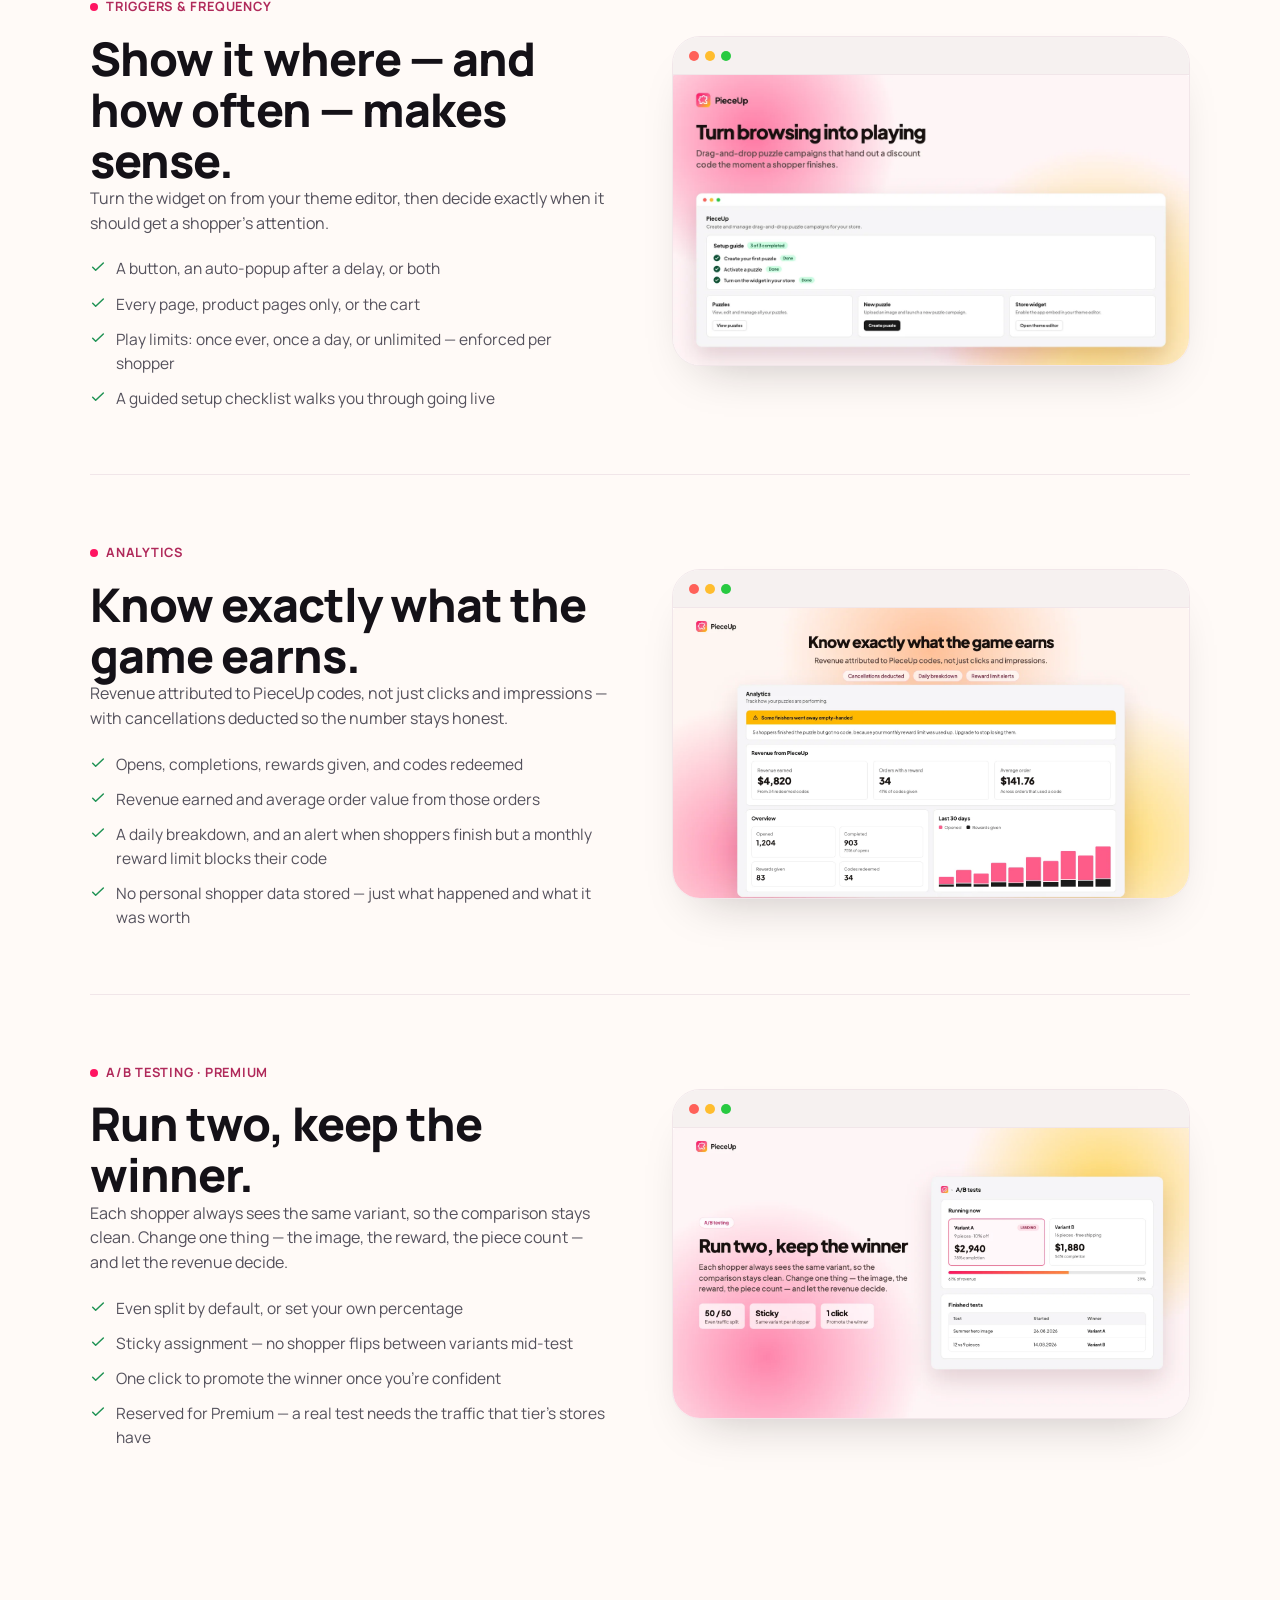
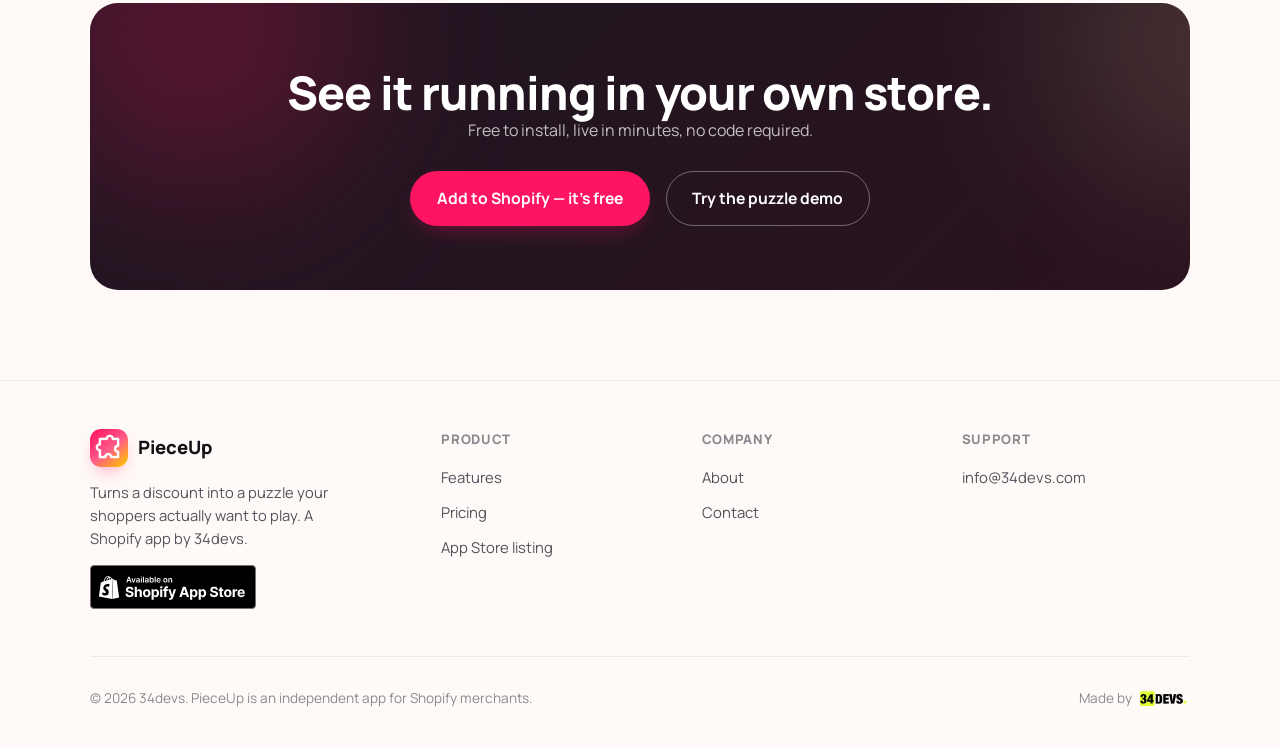
<file: features.html>
<!doctype html>
<html lang="en">
<head>
  <meta charset="UTF-8" />
  <meta name="viewport" content="width=device-width, initial-scale=1.0" />
  <title>Features — PieceUp</title>
  <meta name="description" content="Everything PieceUp does: puzzle building, reward types, triggers and frequency limits, revenue analytics, and A/B testing." />
  <link rel="icon" type="image/png" href="assets/favicon.png" />
  <link rel="preconnect" href="https://fonts.googleapis.com" />
  <link rel="preconnect" href="https://fonts.gstatic.com" crossorigin />
  <link href="https://fonts.googleapis.com/css2?family=Manrope:wght@400;500;600;700;800&display=swap" rel="stylesheet" />
  <link rel="stylesheet" href="assets/style.css?v=9" />
</head>
<body>

  <div class="scroll-progress"></div>

  <header class="site-header">
    <div class="container">
      <a class="brand" href="index.html">
        <img src="assets/logo.png" alt="PieceUp" class="logo-mark" />
        PieceUp
      </a>

      <nav class="main-nav">
        <a href="index.html">Home</a>
        <a href="features.html" aria-current="page">Features</a>
        <a href="pricing.html">Pricing</a>
        <a href="about.html">About</a>
        <a href="contact.html">Contact</a>
      </nav>

      <div class="nav-cta">
        <a class="app-store-badge" href="https://apps.shopify.com/pieceup" target="_blank" rel="noopener">
          <img src="assets/shopify-badge-dark.svg" alt="Available on the Shopify App Store" />
        </a>
        <button class="nav-toggle" aria-label="Toggle navigation" aria-expanded="false"><span></span></button>
      </div>
    </div>

    <div class="site-nav-panel">
      <nav class="main-nav">
        <a href="index.html">Home</a>
        <a href="features.html" aria-current="page">Features</a>
        <a href="pricing.html">Pricing</a>
        <a href="about.html">About</a>
        <a href="contact.html">Contact</a>
      </nav>
      <div class="nav-cta">
        <a class="app-store-badge" style="align-self:center;" href="https://apps.shopify.com/pieceup" target="_blank" rel="noopener">
          <img src="assets/shopify-badge-dark.svg" alt="Available on the Shopify App Store" />
        </a>
      </div>
    </div>
  </header>

  <main>

    <section class="page-hero">
      <div class="mesh-bg compact"><span></span></div>
      <div class="hero-wordmark" aria-hidden="true">Features</div>
      <svg class="floating-piece" style="top:10%; left:8%; width:46px; height:46px; --rot:-12deg; color:var(--accent);" viewBox="0 0 48 48" fill="none" data-parallax="0.06" aria-hidden="true">
        <mask id="fph-1"><rect width="48" height="48" fill="#fff"/><circle cx="8" cy="24" r="6" fill="#000"/></mask>
        <g mask="url(#fph-1)"><rect x="8" y="8" width="26" height="32" rx="6" fill="currentColor"/><circle cx="40" cy="20" r="6" fill="currentColor"/></g>
      </svg>
      <svg class="floating-piece" style="top:55%; right:9%; width:36px; height:36px; --rot:14deg; color:#ff7a45;" viewBox="0 0 48 48" fill="none" data-parallax="0.09" aria-hidden="true">
        <mask id="fph-2"><rect width="48" height="48" fill="#fff"/><circle cx="8" cy="24" r="6" fill="#000"/></mask>
        <g mask="url(#fph-2)"><rect x="8" y="8" width="26" height="32" rx="6" fill="currentColor"/><circle cx="40" cy="20" r="6" fill="currentColor"/></g>
      </svg>
      <div class="container">
        <span class="eyebrow" style="justify-content:center;">Features</span>
        <h1>Every detail is yours to set.</h1>
        <p class="lede">Image, copy, piece count, reward and frequency — configured in one screen in your Shopify admin, live in your store the moment you save.</p>
      </div>
    </section>

    <section class="section" style="padding-top:0;">
      <div class="container">

        <div class="feature-row reveal" id="build">
          <div class="feature-row-copy">
            <span class="eyebrow">Build the puzzle</span>
            <h2>Any image becomes a game in a minute.</h2>
            <p>Upload a product shot, a lookbook photo, or a seasonal graphic. Set the pieces, the difficulty, and — if you want the clock adding pressure — a time limit.</p>
            <ul>
              <li><svg width="16" height="16" viewBox="0 0 24 24" fill="none"><path d="M4 12.5l4.5 4.5L20 6" stroke="currentColor" stroke-width="2.2" stroke-linecap="round" stroke-linejoin="round"/></svg>2×2 up to 4×4 pieces, three difficulty levels</li>
              <li><svg width="16" height="16" viewBox="0 0 24 24" fill="none"><path d="M4 12.5l4.5 4.5L20 6" stroke="currentColor" stroke-width="2.2" stroke-linecap="round" stroke-linejoin="round"/></svg>Optional time limit for extra urgency</li>
              <li><svg width="16" height="16" viewBox="0 0 24 24" fill="none"><path d="M4 12.5l4.5 4.5L20 6" stroke="currentColor" stroke-width="2.2" stroke-linecap="round" stroke-linejoin="round"/></svg>Your own headline, description, and accent color</li>
              <li><svg width="16" height="16" viewBox="0 0 24 24" fill="none"><path d="M4 12.5l4.5 4.5L20 6" stroke="currentColor" stroke-width="2.2" stroke-linecap="round" stroke-linejoin="round"/></svg>Preview it exactly as a shopper would, before you publish</li>
            </ul>
          </div>
          <div class="feature-row-media">
            <div class="browser-frame tilt-card">
              <div class="chrome-bar"><span></span><span></span><span></span></div>
              <img src="assets/screenshots/puzzle-editor.webp" alt="PieceUp puzzle editor screen showing headline, description, pieces, accent color and prize configuration" loading="lazy" />
            </div>
          </div>
        </div>

        <div class="feature-row reverse reveal" id="rewards">
          <div class="feature-row-copy">
            <span class="eyebrow">Rewards</span>
            <h2>Real Shopify discount codes, minted on the win.</h2>
            <p>The puzzle opens right inside your storefront. Finish the picture and the reward appears — no email gate, no redirect, no manual code to send.</p>
            <ul>
              <li><svg width="16" height="16" viewBox="0 0 24 24" fill="none"><path d="M4 12.5l4.5 4.5L20 6" stroke="currentColor" stroke-width="2.2" stroke-linecap="round" stroke-linejoin="round"/></svg>Percentage off, amount off, or a free "try again"</li>
              <li><svg width="16" height="16" viewBox="0 0 24 24" fill="none"><path d="M4 12.5l4.5 4.5L20 6" stroke="currentColor" stroke-width="2.2" stroke-linecap="round" stroke-linejoin="round"/></svg>Limit any prize to specific products or collections</li>
              <li><svg width="16" height="16" viewBox="0 0 24 24" fill="none"><path d="M4 12.5l4.5 4.5L20 6" stroke="currentColor" stroke-width="2.2" stroke-linecap="round" stroke-linejoin="round"/></svg>Codes are single-use and show up under Discounts like any other</li>
              <li><svg width="16" height="16" viewBox="0 0 24 24" fill="none"><path d="M4 12.5l4.5 4.5L20 6" stroke="currentColor" stroke-width="2.2" stroke-linecap="round" stroke-linejoin="round"/></svg>Works on mobile and desktop</li>
            </ul>
          </div>
          <div class="feature-row-media">
            <div class="browser-frame tilt-card">
              <div class="chrome-bar"><span></span><span></span><span></span></div>
              <img src="assets/screenshots/storefront-preview.webp" alt="Storefront preview of a shopper solving the puzzle and unlocking a reward" loading="lazy" />
            </div>
          </div>
        </div>

        <div class="feature-row reveal" id="triggers">
          <div class="feature-row-copy">
            <span class="eyebrow">Triggers &amp; frequency</span>
            <h2>Show it where — and how often — makes sense.</h2>
            <p>Turn the widget on from your theme editor, then decide exactly when it should get a shopper's attention.</p>
            <ul>
              <li><svg width="16" height="16" viewBox="0 0 24 24" fill="none"><path d="M4 12.5l4.5 4.5L20 6" stroke="currentColor" stroke-width="2.2" stroke-linecap="round" stroke-linejoin="round"/></svg>A button, an auto-popup after a delay, or both</li>
              <li><svg width="16" height="16" viewBox="0 0 24 24" fill="none"><path d="M4 12.5l4.5 4.5L20 6" stroke="currentColor" stroke-width="2.2" stroke-linecap="round" stroke-linejoin="round"/></svg>Every page, product pages only, or the cart</li>
              <li id="frequency"><svg width="16" height="16" viewBox="0 0 24 24" fill="none"><path d="M4 12.5l4.5 4.5L20 6" stroke="currentColor" stroke-width="2.2" stroke-linecap="round" stroke-linejoin="round"/></svg>Play limits: once ever, once a day, or unlimited — enforced per shopper</li>
              <li><svg width="16" height="16" viewBox="0 0 24 24" fill="none"><path d="M4 12.5l4.5 4.5L20 6" stroke="currentColor" stroke-width="2.2" stroke-linecap="round" stroke-linejoin="round"/></svg>A guided setup checklist walks you through going live</li>
            </ul>
          </div>
          <div class="feature-row-media">
            <div class="browser-frame tilt-card">
              <div class="chrome-bar"><span></span><span></span><span></span></div>
              <img src="assets/screenshots/admin-home.webp" alt="PieceUp admin home screen with a setup guide and store widget controls" loading="lazy" />
            </div>
          </div>
        </div>

        <div class="feature-row reverse reveal" id="analytics">
          <div class="feature-row-copy">
            <span class="eyebrow">Analytics</span>
            <h2>Know exactly what the game earns.</h2>
            <p>Revenue attributed to PieceUp codes, not just clicks and impressions — with cancellations deducted so the number stays honest.</p>
            <ul>
              <li><svg width="16" height="16" viewBox="0 0 24 24" fill="none"><path d="M4 12.5l4.5 4.5L20 6" stroke="currentColor" stroke-width="2.2" stroke-linecap="round" stroke-linejoin="round"/></svg>Opens, completions, rewards given, and codes redeemed</li>
              <li><svg width="16" height="16" viewBox="0 0 24 24" fill="none"><path d="M4 12.5l4.5 4.5L20 6" stroke="currentColor" stroke-width="2.2" stroke-linecap="round" stroke-linejoin="round"/></svg>Revenue earned and average order value from those orders</li>
              <li><svg width="16" height="16" viewBox="0 0 24 24" fill="none"><path d="M4 12.5l4.5 4.5L20 6" stroke="currentColor" stroke-width="2.2" stroke-linecap="round" stroke-linejoin="round"/></svg>A daily breakdown, and an alert when shoppers finish but a monthly reward limit blocks their code</li>
              <li><svg width="16" height="16" viewBox="0 0 24 24" fill="none"><path d="M4 12.5l4.5 4.5L20 6" stroke="currentColor" stroke-width="2.2" stroke-linecap="round" stroke-linejoin="round"/></svg>No personal shopper data stored — just what happened and what it was worth</li>
            </ul>
          </div>
          <div class="feature-row-media">
            <div class="browser-frame tilt-card">
              <div class="chrome-bar"><span></span><span></span><span></span></div>
              <img src="assets/screenshots/analytics-dashboard.webp" alt="PieceUp analytics dashboard showing revenue earned, orders with a reward, and a daily opens/rewards chart" loading="lazy" />
            </div>
          </div>
        </div>

        <div class="feature-row reveal" id="testing">
          <div class="feature-row-copy">
            <span class="eyebrow">A/B testing · Premium</span>
            <h2>Run two, keep the winner.</h2>
            <p>Each shopper always sees the same variant, so the comparison stays clean. Change one thing — the image, the reward, the piece count — and let the revenue decide.</p>
            <ul>
              <li><svg width="16" height="16" viewBox="0 0 24 24" fill="none"><path d="M4 12.5l4.5 4.5L20 6" stroke="currentColor" stroke-width="2.2" stroke-linecap="round" stroke-linejoin="round"/></svg>Even split by default, or set your own percentage</li>
              <li><svg width="16" height="16" viewBox="0 0 24 24" fill="none"><path d="M4 12.5l4.5 4.5L20 6" stroke="currentColor" stroke-width="2.2" stroke-linecap="round" stroke-linejoin="round"/></svg>Sticky assignment — no shopper flips between variants mid-test</li>
              <li><svg width="16" height="16" viewBox="0 0 24 24" fill="none"><path d="M4 12.5l4.5 4.5L20 6" stroke="currentColor" stroke-width="2.2" stroke-linecap="round" stroke-linejoin="round"/></svg>One click to promote the winner once you're confident</li>
              <li><svg width="16" height="16" viewBox="0 0 24 24" fill="none"><path d="M4 12.5l4.5 4.5L20 6" stroke="currentColor" stroke-width="2.2" stroke-linecap="round" stroke-linejoin="round"/></svg>Reserved for Premium — a real test needs the traffic that tier's stores have</li>
            </ul>
          </div>
          <div class="feature-row-media">
            <div class="browser-frame tilt-card">
              <div class="chrome-bar"><span></span><span></span><span></span></div>
              <img src="assets/screenshots/ab-testing.webp" alt="PieceUp A/B testing screen comparing two puzzle variants by revenue and completion rate" loading="lazy" />
            </div>
          </div>
        </div>

      </div>
    </section>

    <section class="section" style="padding-top:0;">
      <div class="container">
        <div class="cta-banner reveal">
          <div class="mesh-bg compact"><span></span></div>
          <h2>See it running in your own store.</h2>
          <p>Free to install, live in minutes, no code required.</p>
          <div class="cta-actions">
            <a class="btn btn-accent btn-magnetic" href="https://apps.shopify.com/pieceup" target="_blank" rel="noopener">Add to Shopify — it's free</a>
            <a class="btn btn-ghost" style="color:#fff; border-color:rgba(255,255,255,.35);" href="index.html#demo">Try the puzzle demo</a>
          </div>
        </div>
      </div>
    </section>

  </main>

  <footer class="site-footer">
    <div class="container">
      <div class="footer-top">
        <div class="footer-brand">
          <a class="brand" href="index.html">
            <img src="assets/logo.png" alt="PieceUp" class="logo-mark" />
            PieceUp
          </a>
          <p>Turns a discount into a puzzle your shoppers actually want to play. A Shopify app by 34devs.</p>
          <a class="app-store-badge" style="margin-top:1rem;" href="https://apps.shopify.com/pieceup" target="_blank" rel="noopener">
            <img src="assets/shopify-badge-dark.svg" alt="Available on the Shopify App Store" />
          </a>
        </div>
        <div class="footer-col">
          <h4>Product</h4>
          <ul>
            <li><a href="features.html">Features</a></li>
            <li><a href="pricing.html">Pricing</a></li>
            <li><a href="https://apps.shopify.com/pieceup" target="_blank" rel="noopener">App Store listing</a></li>
          </ul>
        </div>
        <div class="footer-col">
          <h4>Company</h4>
          <ul>
            <li><a href="about.html">About</a></li>
            <li><a href="contact.html">Contact</a></li>
          </ul>
        </div>
        <div class="footer-col">
          <h4>Support</h4>
          <ul>
            <li><a href="mailto:info@34devs.com">info@34devs.com</a></li>
          </ul>
        </div>
      </div>
      <div class="footer-bottom">
        <span>© <span data-year>2026</span> 34devs. PieceUp is an independent app for Shopify merchants.</span>
        <a class="made-by" href="https://34devs.com" target="_blank" rel="noopener">Made by <img src="assets/34devs-logo.png" alt="34devs" /></a>
      </div>
    </div>
  </footer>

  <script src="assets/script.js?v=8"></script>
</body>
</html>
</file>
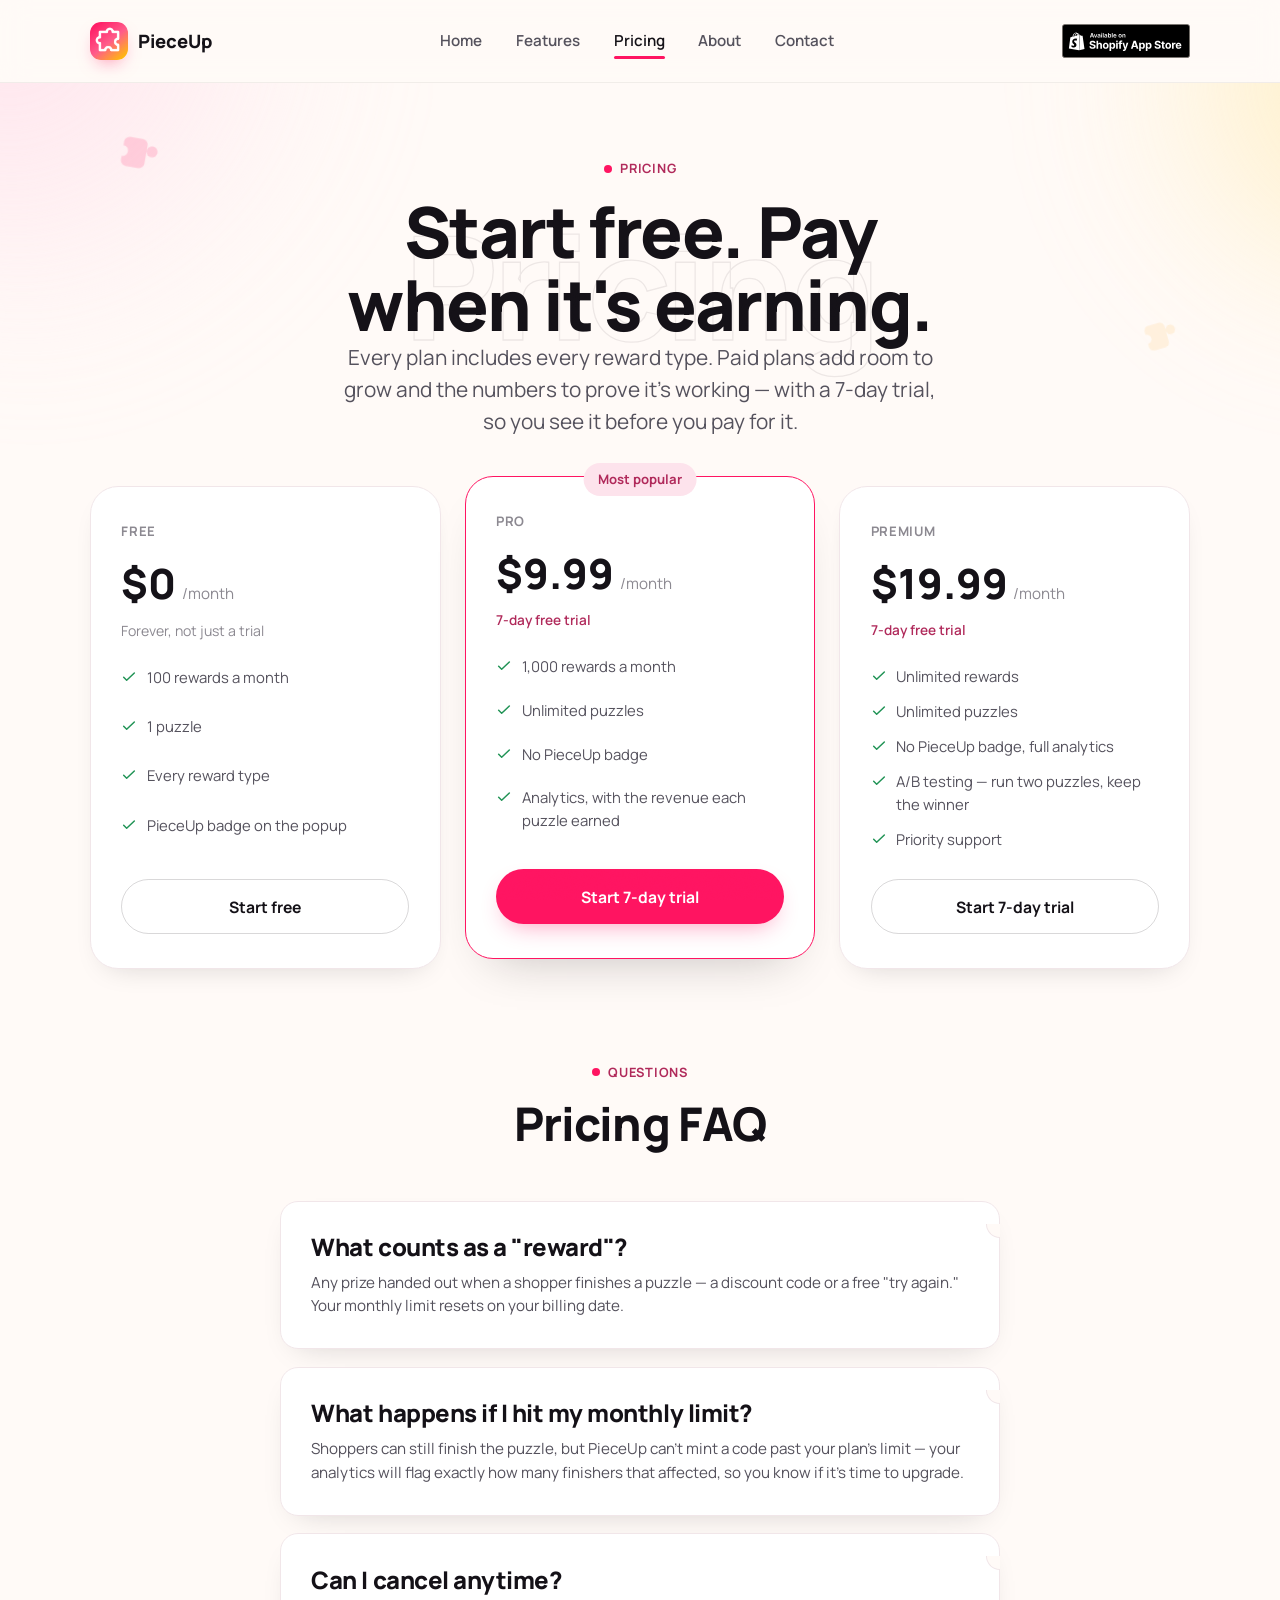
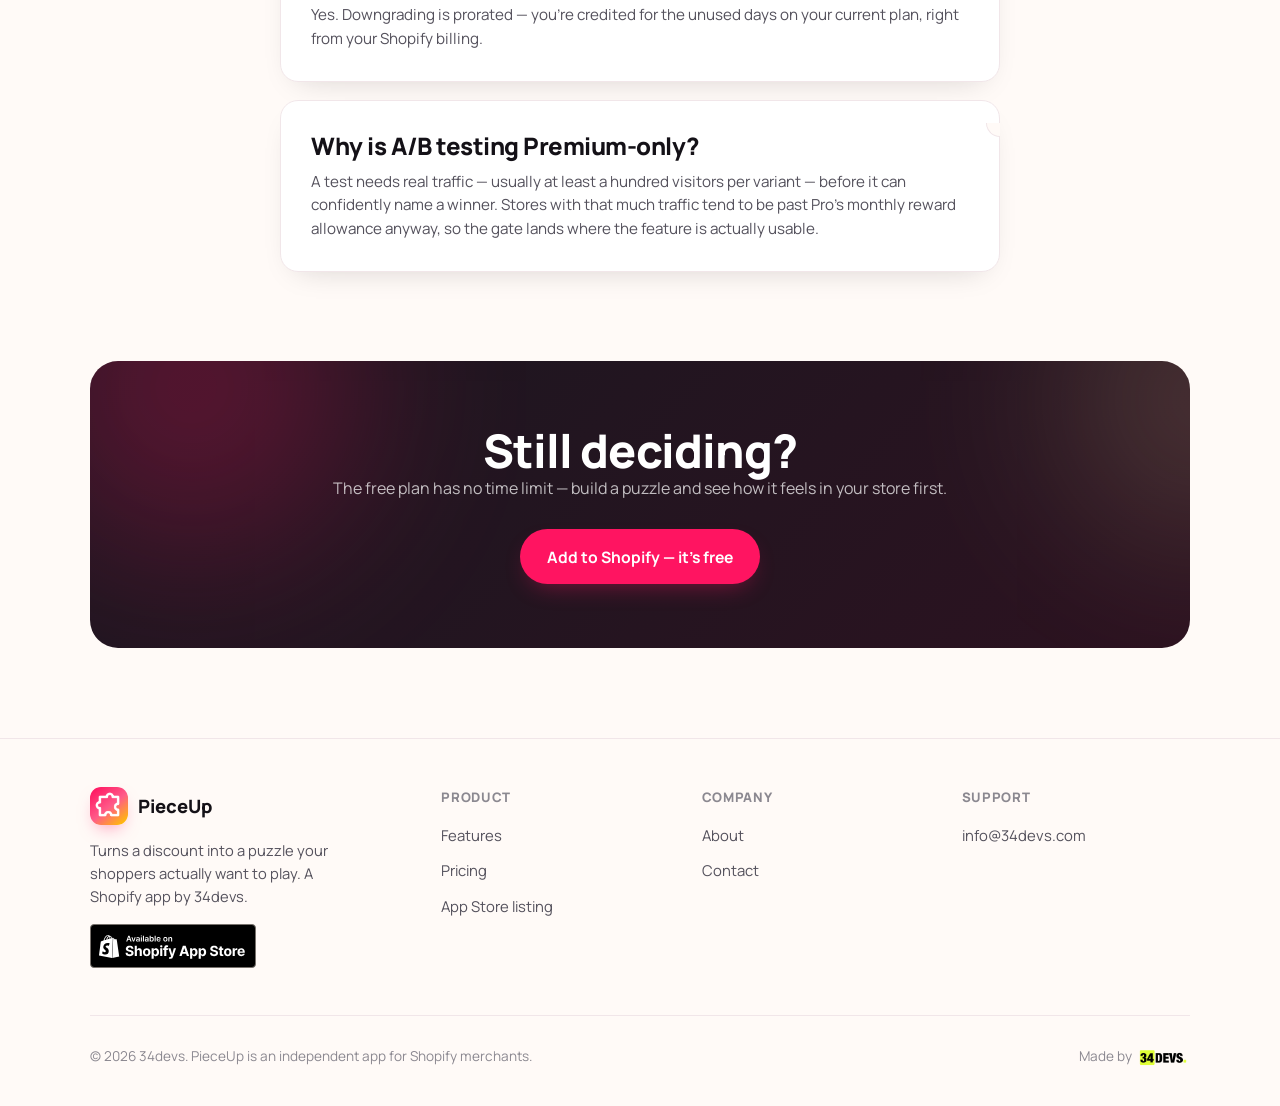
<file: pricing.html>
<!doctype html>
<html lang="en">
<head>
  <meta charset="UTF-8" />
  <meta name="viewport" content="width=device-width, initial-scale=1.0" />
  <title>Pricing — PieceUp</title>
  <meta name="description" content="PieceUp pricing: Free, Pro ($9.99/mo) and Premium ($19.99/mo), with a 7-day trial on paid plans." />
  <link rel="icon" type="image/png" href="assets/favicon.png" />
  <link rel="preconnect" href="https://fonts.googleapis.com" />
  <link rel="preconnect" href="https://fonts.gstatic.com" crossorigin />
  <link href="https://fonts.googleapis.com/css2?family=Manrope:wght@400;500;600;700;800&display=swap" rel="stylesheet" />
  <link rel="stylesheet" href="assets/style.css?v=9" />
</head>
<body>

  <div class="scroll-progress"></div>

  <header class="site-header">
    <div class="container">
      <a class="brand" href="index.html">
        <img src="assets/logo.png" alt="PieceUp" class="logo-mark" />
        PieceUp
      </a>

      <nav class="main-nav">
        <a href="index.html">Home</a>
        <a href="features.html">Features</a>
        <a href="pricing.html" aria-current="page">Pricing</a>
        <a href="about.html">About</a>
        <a href="contact.html">Contact</a>
      </nav>

      <div class="nav-cta">
        <a class="app-store-badge" href="https://apps.shopify.com/pieceup" target="_blank" rel="noopener">
          <img src="assets/shopify-badge-dark.svg" alt="Available on the Shopify App Store" />
        </a>
        <button class="nav-toggle" aria-label="Toggle navigation" aria-expanded="false"><span></span></button>
      </div>
    </div>

    <div class="site-nav-panel">
      <nav class="main-nav">
        <a href="index.html">Home</a>
        <a href="features.html">Features</a>
        <a href="pricing.html" aria-current="page">Pricing</a>
        <a href="about.html">About</a>
        <a href="contact.html">Contact</a>
      </nav>
      <div class="nav-cta">
        <a class="app-store-badge" style="align-self:center;" href="https://apps.shopify.com/pieceup" target="_blank" rel="noopener">
          <img src="assets/shopify-badge-dark.svg" alt="Available on the Shopify App Store" />
        </a>
      </div>
    </div>
  </header>

  <main>

    <section class="page-hero">
      <div class="mesh-bg compact"><span></span></div>
      <div class="hero-wordmark" aria-hidden="true">Pricing</div>
      <svg class="floating-piece" style="top:12%; left:9%; width:44px; height:44px; --rot:10deg; color:var(--accent);" viewBox="0 0 48 48" fill="none" data-parallax="0.06" aria-hidden="true">
        <mask id="fph-1"><rect width="48" height="48" fill="#fff"/><circle cx="8" cy="24" r="6" fill="#000"/></mask>
        <g mask="url(#fph-1)"><rect x="8" y="8" width="26" height="32" rx="6" fill="currentColor"/><circle cx="40" cy="20" r="6" fill="currentColor"/></g>
      </svg>
      <svg class="floating-piece" style="top:58%; right:8%; width:38px; height:38px; --rot:-16deg; color:#ffc25c;" viewBox="0 0 48 48" fill="none" data-parallax="0.09" aria-hidden="true">
        <mask id="fph-2"><rect width="48" height="48" fill="#fff"/><circle cx="8" cy="24" r="6" fill="#000"/></mask>
        <g mask="url(#fph-2)"><rect x="8" y="8" width="26" height="32" rx="6" fill="currentColor"/><circle cx="40" cy="20" r="6" fill="currentColor"/></g>
      </svg>
      <div class="container">
        <span class="eyebrow" style="justify-content:center;">Pricing</span>
        <h1>Start free. Pay when it's earning.</h1>
        <p class="lede">Every plan includes every reward type. Paid plans add room to grow and the numbers to prove it's working — with a 7-day trial, so you see it before you pay for it.</p>
      </div>
    </section>

    <section class="section" style="padding-top:0;">
      <div class="container">
        <div class="pricing-grid reveal-stagger">

          <div class="pricing-card">
            <span class="plan-name">Free</span>
            <div class="plan-price"><strong>$0</strong><span>/month</span></div>
            <p style="font-size:.88rem; color:var(--muted);">Forever, not just a trial</p>
            <ul class="plan-features" style="margin-top:1.5rem;">
              <li><svg width="16" height="16" viewBox="0 0 24 24" fill="none"><path d="M4 12.5l4.5 4.5L20 6" stroke="currentColor" stroke-width="2.2" stroke-linecap="round" stroke-linejoin="round"/></svg>100 rewards a month</li>
              <li><svg width="16" height="16" viewBox="0 0 24 24" fill="none"><path d="M4 12.5l4.5 4.5L20 6" stroke="currentColor" stroke-width="2.2" stroke-linecap="round" stroke-linejoin="round"/></svg>1 puzzle</li>
              <li><svg width="16" height="16" viewBox="0 0 24 24" fill="none"><path d="M4 12.5l4.5 4.5L20 6" stroke="currentColor" stroke-width="2.2" stroke-linecap="round" stroke-linejoin="round"/></svg>Every reward type</li>
              <li><svg width="16" height="16" viewBox="0 0 24 24" fill="none"><path d="M4 12.5l4.5 4.5L20 6" stroke="currentColor" stroke-width="2.2" stroke-linecap="round" stroke-linejoin="round"/></svg>PieceUp badge on the popup</li>
            </ul>
            <a class="btn btn-ghost btn-block btn-magnetic" href="https://apps.shopify.com/pieceup" target="_blank" rel="noopener">Start free</a>
          </div>

          <div class="pricing-card pricing-card--featured">
            <span class="pill badge-recommended">Most popular</span>
            <span class="plan-name">Pro</span>
            <div class="plan-price"><strong>$9.99</strong><span>/month</span></div>
            <p class="plan-trial">7-day free trial</p>
            <ul class="plan-features">
              <li><svg width="16" height="16" viewBox="0 0 24 24" fill="none"><path d="M4 12.5l4.5 4.5L20 6" stroke="currentColor" stroke-width="2.2" stroke-linecap="round" stroke-linejoin="round"/></svg>1,000 rewards a month</li>
              <li><svg width="16" height="16" viewBox="0 0 24 24" fill="none"><path d="M4 12.5l4.5 4.5L20 6" stroke="currentColor" stroke-width="2.2" stroke-linecap="round" stroke-linejoin="round"/></svg>Unlimited puzzles</li>
              <li><svg width="16" height="16" viewBox="0 0 24 24" fill="none"><path d="M4 12.5l4.5 4.5L20 6" stroke="currentColor" stroke-width="2.2" stroke-linecap="round" stroke-linejoin="round"/></svg>No PieceUp badge</li>
              <li><svg width="16" height="16" viewBox="0 0 24 24" fill="none"><path d="M4 12.5l4.5 4.5L20 6" stroke="currentColor" stroke-width="2.2" stroke-linecap="round" stroke-linejoin="round"/></svg>Analytics, with the revenue each puzzle earned</li>
            </ul>
            <a class="btn btn-accent btn-block btn-magnetic" href="https://apps.shopify.com/pieceup" target="_blank" rel="noopener">Start 7-day trial</a>
          </div>

          <div class="pricing-card">
            <span class="plan-name">Premium</span>
            <div class="plan-price"><strong>$19.99</strong><span>/month</span></div>
            <p class="plan-trial">7-day free trial</p>
            <ul class="plan-features">
              <li><svg width="16" height="16" viewBox="0 0 24 24" fill="none"><path d="M4 12.5l4.5 4.5L20 6" stroke="currentColor" stroke-width="2.2" stroke-linecap="round" stroke-linejoin="round"/></svg>Unlimited rewards</li>
              <li><svg width="16" height="16" viewBox="0 0 24 24" fill="none"><path d="M4 12.5l4.5 4.5L20 6" stroke="currentColor" stroke-width="2.2" stroke-linecap="round" stroke-linejoin="round"/></svg>Unlimited puzzles</li>
              <li><svg width="16" height="16" viewBox="0 0 24 24" fill="none"><path d="M4 12.5l4.5 4.5L20 6" stroke="currentColor" stroke-width="2.2" stroke-linecap="round" stroke-linejoin="round"/></svg>No PieceUp badge, full analytics</li>
              <li><svg width="16" height="16" viewBox="0 0 24 24" fill="none"><path d="M4 12.5l4.5 4.5L20 6" stroke="currentColor" stroke-width="2.2" stroke-linecap="round" stroke-linejoin="round"/></svg>A/B testing — run two puzzles, keep the winner</li>
              <li><svg width="16" height="16" viewBox="0 0 24 24" fill="none"><path d="M4 12.5l4.5 4.5L20 6" stroke="currentColor" stroke-width="2.2" stroke-linecap="round" stroke-linejoin="round"/></svg>Priority support</li>
            </ul>
            <a class="btn btn-ghost btn-block btn-magnetic" href="https://apps.shopify.com/pieceup" target="_blank" rel="noopener">Start 7-day trial</a>
          </div>

        </div>
      </div>
    </section>

    <!-- ============ FAQ ============ -->
    <section class="section" style="padding-top:0;">
      <div class="container" style="max-width:800px;">
        <div class="section-head center reveal">
          <span class="eyebrow">Questions</span>
          <h2>Pricing FAQ</h2>
        </div>

        <div class="reveal-stagger" style="display:grid; gap:1.1rem;">
          <div class="feature-card">
            <h3>What counts as a "reward"?</h3>
            <p>Any prize handed out when a shopper finishes a puzzle — a discount code or a free "try again." Your monthly limit resets on your billing date.</p>
          </div>
          <div class="feature-card">
            <h3>What happens if I hit my monthly limit?</h3>
            <p>Shoppers can still finish the puzzle, but PieceUp can't mint a code past your plan's limit — your analytics will flag exactly how many finishers that affected, so you know if it's time to upgrade.</p>
          </div>
          <div class="feature-card">
            <h3>Can I cancel anytime?</h3>
            <p>Yes. Downgrading is prorated — you're credited for the unused days on your current plan, right from your Shopify billing.</p>
          </div>
          <div class="feature-card">
            <h3>Why is A/B testing Premium-only?</h3>
            <p>A test needs real traffic — usually at least a hundred visitors per variant — before it can confidently name a winner. Stores with that much traffic tend to be past Pro's monthly reward allowance anyway, so the gate lands where the feature is actually usable.</p>
          </div>
        </div>
      </div>
    </section>

    <section class="section" style="padding-top:0;">
      <div class="container">
        <div class="cta-banner reveal">
          <div class="mesh-bg compact"><span></span></div>
          <h2>Still deciding?</h2>
          <p>The free plan has no time limit — build a puzzle and see how it feels in your store first.</p>
          <div class="cta-actions">
            <a class="btn btn-accent btn-magnetic" href="https://apps.shopify.com/pieceup" target="_blank" rel="noopener">Add to Shopify — it's free</a>
          </div>
        </div>
      </div>
    </section>

  </main>

  <footer class="site-footer">
    <div class="container">
      <div class="footer-top">
        <div class="footer-brand">
          <a class="brand" href="index.html">
            <img src="assets/logo.png" alt="PieceUp" class="logo-mark" />
            PieceUp
          </a>
          <p>Turns a discount into a puzzle your shoppers actually want to play. A Shopify app by 34devs.</p>
          <a class="app-store-badge" style="margin-top:1rem;" href="https://apps.shopify.com/pieceup" target="_blank" rel="noopener">
            <img src="assets/shopify-badge-dark.svg" alt="Available on the Shopify App Store" />
          </a>
        </div>
        <div class="footer-col">
          <h4>Product</h4>
          <ul>
            <li><a href="features.html">Features</a></li>
            <li><a href="pricing.html">Pricing</a></li>
            <li><a href="https://apps.shopify.com/pieceup" target="_blank" rel="noopener">App Store listing</a></li>
          </ul>
        </div>
        <div class="footer-col">
          <h4>Company</h4>
          <ul>
            <li><a href="about.html">About</a></li>
            <li><a href="contact.html">Contact</a></li>
          </ul>
        </div>
        <div class="footer-col">
          <h4>Support</h4>
          <ul>
            <li><a href="mailto:info@34devs.com">info@34devs.com</a></li>
          </ul>
        </div>
      </div>
      <div class="footer-bottom">
        <span>© <span data-year>2026</span> 34devs. PieceUp is an independent app for Shopify merchants.</span>
        <a class="made-by" href="https://34devs.com" target="_blank" rel="noopener">Made by <img src="assets/34devs-logo.png" alt="34devs" /></a>
      </div>
    </div>
  </footer>

  <script src="assets/script.js?v=8"></script>
</body>
</html>
</file>
<file: assets/style.css>
/* ==========================================================================
   PieceUp marketing site — shared styles
   Palette + type sourced directly from the real Shopify App Store listing
   screenshots (assets/screenshots/). Single family: Manrope.
   ========================================================================== */

:root {
  --accent: #ff1461;
  --accent-dark: #c81155;
  --accent-soft: #ff6fa0;
  --ink: #141117;
  --ink-soft: #54515c;
  --muted: #8b8890;
  --pill-bg: #fde3ec;
  --pill-text: #b0295a;
  --card-bg: #ffffff;
  --card-border: #f1e6e9;
  --good: #1f9254;
  --good-bg: #e7f6ee;
  --warn: #b46a00;
  --warn-bg: #fff2d6;
  --bg-grad-1: #ffd9e8;
  --bg-grad-2: #ffb199;
  --bg-grad-3: #ffe9a8;
  --page-bg: #fffaf7;

  --radius-lg: 28px;
  --radius-md: 18px;
  --radius-sm: 12px;
  --radius-pill: 999px;

  --shadow-card: 0 24px 48px -28px rgba(20, 17, 23, 0.28);
  --shadow-soft: 0 12px 30px -18px rgba(20, 17, 23, 0.22);
  --shadow-button: 0 10px 24px -10px rgba(255, 20, 97, 0.45);

  --container: 1180px;
  --puzzle-image: url("puzzle-demo.svg");

  font-size: 16px;
}

/* ---------- reset ---------- */
*,
*::before,
*::after {
  box-sizing: border-box;
}

html {
  scroll-behavior: smooth;
}

body {
  margin: 0;
  background: var(--page-bg);
  color: var(--ink);
  font-family: "Manrope", -apple-system, BlinkMacSystemFont, "Segoe UI", sans-serif;
  font-weight: 400;
  line-height: 1.55;
  -webkit-font-smoothing: antialiased;
  overflow-x: hidden;
  position: relative;
}

/* a faint, fixed grain so flat gradient areas read as a surface rather than
   a flat fill — cheap texture, no image request (inline noise SVG) */
body::before {
  content: "";
  position: fixed;
  inset: 0;
  z-index: 2000;
  pointer-events: none;
  opacity: 0.035;
  mix-blend-mode: overlay;
  background-image: url("data:image/svg+xml,%3Csvg xmlns='http://www.w3.org/2000/svg' width='180' height='180'%3E%3Cfilter id='n'%3E%3CfeTurbulence type='fractalNoise' baseFrequency='0.85' numOctaves='2' stitchTiles='stitch'/%3E%3C/filter%3E%3Crect width='100%25' height='100%25' filter='url(%23n)'/%3E%3C/svg%3E");
}

img {
  max-width: 100%;
  display: block;
}

a {
  color: inherit;
  text-decoration: none;
}

ul {
  margin: 0;
  padding: 0;
  list-style: none;
}

button {
  font-family: inherit;
}

h1, h2, h3, h4 {
  font-weight: 800;
  letter-spacing: -0.02em;
  margin: 0;
  color: var(--ink);
}

h1 { font-size: clamp(2.4rem, 5vw + 1rem, 4.4rem); line-height: 1.04; }
h2 { font-size: clamp(1.9rem, 3vw + 1rem, 2.9rem); line-height: 1.1; }
h3 { font-size: clamp(1.2rem, 1vw + 1rem, 1.5rem); line-height: 1.25; }

p {
  margin: 0;
  color: var(--ink-soft);
}

.lede {
  font-size: clamp(1.05rem, 1vw + 0.9rem, 1.3rem);
  color: var(--ink-soft);
  max-width: 46ch;
}

/* ---------- layout ---------- */
.container {
  width: 100%;
  max-width: var(--container);
  margin-inline: auto;
  padding-inline: clamp(1.25rem, 4vw, 2.5rem);
}

.section {
  padding-block: clamp(3.5rem, 7vw, 6.5rem);
  position: relative;
}

.section-head {
  max-width: 640px;
  margin-bottom: clamp(2.25rem, 4vw, 3.5rem);
}

.section-head.center {
  margin-inline: auto;
  text-align: center;
}

.eyebrow {
  display: inline-flex;
  align-items: center;
  gap: 0.5rem;
  font-size: 0.8rem;
  font-weight: 700;
  letter-spacing: 0.06em;
  text-transform: uppercase;
  color: var(--pill-text);
  margin-bottom: 1rem;
}

.eyebrow::before {
  content: "";
  width: 8px;
  height: 8px;
  border-radius: 50%;
  background: var(--accent);
}

/* ---------- ambient gradient mesh ---------- */
.mesh-bg {
  position: absolute;
  inset: 0;
  z-index: -1;
  overflow: hidden;
  pointer-events: none;
}

.mesh-bg::before,
.mesh-bg::after {
  content: "";
  position: absolute;
  border-radius: 50%;
  filter: blur(70px);
  opacity: 0.75;
}

.mesh-bg::before {
  width: 60vw;
  height: 60vw;
  top: -22vw;
  left: -12vw;
  background: radial-gradient(circle at 30% 30%, var(--bg-grad-1), transparent 70%);
}

.mesh-bg::after {
  width: 55vw;
  height: 55vw;
  top: -8vw;
  right: -18vw;
  background: radial-gradient(circle at 70% 40%, var(--bg-grad-3), transparent 70%);
}

.mesh-bg span {
  position: absolute;
  width: 45vw;
  height: 45vw;
  bottom: -20vw;
  left: 20vw;
  border-radius: 50%;
  filter: blur(80px);
  opacity: 0.55;
  background: radial-gradient(circle, var(--bg-grad-2), transparent 70%);
}

.mesh-bg.compact::before { width: 40vw; height: 40vw; top: -18vw; }
.mesh-bg.compact::after { width: 34vw; height: 34vw; top: -14vw; }
.mesh-bg.compact span { display: none; }

@media (prefers-reduced-motion: no-preference) {
  .mesh-bg::before { animation: drift-a 13s ease-in-out infinite alternate; }
  .mesh-bg::after { animation: drift-b 16s ease-in-out infinite alternate; }
  .mesh-bg span { animation: drift-c 18s ease-in-out infinite alternate; }
}

@keyframes drift-a {
  from { transform: translate(0, 0) scale(1); }
  to { transform: translate(7%, 9%) scale(1.15); }
}
@keyframes drift-b {
  from { transform: translate(0, 0) scale(1); }
  to { transform: translate(-9%, 7%) scale(1.12); }
}
@keyframes drift-c {
  from { transform: translate(0, 0) scale(1); }
  to { transform: translate(6%, -9%) scale(1.18); }
}

/* ---------- floating puzzle-piece decorations ---------- */
.floating-piece {
  position: absolute;
  z-index: 0;
  color: var(--accent);
  opacity: 0.16;
  pointer-events: none;
}

@media (prefers-reduced-motion: no-preference) {
  .floating-piece { animation: piece-float 9s ease-in-out infinite; }
}

@keyframes piece-float {
  0%, 100% { transform: translateY(0) rotate(var(--rot, 0deg)); }
  50% { transform: translateY(-16px) rotate(calc(var(--rot, 0deg) + 8deg)); }
}

/* ---------- buttons & pills ---------- */
.btn {
  display: inline-flex;
  align-items: center;
  justify-content: center;
  gap: 0.5rem;
  padding: 0.9rem 1.6rem;
  border-radius: var(--radius-pill);
  font-weight: 700;
  font-size: 0.98rem;
  border: 1px solid transparent;
  cursor: pointer;
  transition: transform 0.18s ease, box-shadow 0.18s ease, background 0.18s ease, color 0.18s ease;
  white-space: nowrap;
}

.btn:hover { transform: translateY(-2px); }

.btn-dark {
  background: var(--ink);
  color: #fff;
  box-shadow: var(--shadow-soft);
}
.btn-dark:hover { background: #2a2530; }

.btn-accent {
  background: var(--accent);
  color: #fff;
  box-shadow: var(--shadow-button);
}
.btn-accent:hover { background: var(--accent-dark); }

.btn-ghost {
  background: transparent;
  border-color: rgba(20, 17, 23, 0.16);
  color: var(--ink);
}
.btn-ghost:hover { border-color: var(--ink); }

.btn-block { width: 100%; }

/* Official Shopify App Store badge — used as-is per Shopify's brand
   guidelines (no recolor, crop, shadow or animation), just sized and
   linked. https://shopify.dev/docs/apps/launch/marketing/shopify-brand-assets */
.app-store-badge {
  display: inline-flex;
  line-height: 0;
}
.app-store-badge img { height: 44px; width: auto; display: block; }

.nav-cta .app-store-badge img { height: 34px; }

.pill {
  display: inline-flex;
  align-items: center;
  gap: 0.4rem;
  padding: 0.4rem 0.9rem;
  border-radius: var(--radius-pill);
  background: var(--pill-bg);
  color: var(--pill-text);
  font-weight: 700;
  font-size: 0.82rem;
}

/* ---------- scroll progress ---------- */
.scroll-progress {
  position: fixed;
  top: 0;
  left: 0;
  width: 100%;
  height: 3px;
  background: linear-gradient(90deg, var(--accent), #ff7a45, #ffc25c);
  transform: scaleX(0);
  transform-origin: 0 50%;
  z-index: 1000;
}

/* ---------- header ---------- */
.site-header {
  position: sticky;
  top: 0;
  z-index: 50;
  background: rgba(255, 250, 247, 0.82);
  backdrop-filter: blur(14px);
  border-bottom: 1px solid rgba(20, 17, 23, 0.06);
}

.site-header .container {
  display: flex;
  align-items: center;
  justify-content: space-between;
  height: 82px;
}

.brand {
  display: flex;
  align-items: center;
  gap: 0.65rem;
  font-weight: 800;
  font-size: 1.15rem;
}

.logo-mark {
  width: 38px;
  height: 38px;
  border-radius: 11px;
  display: block;
  box-shadow: 0 8px 18px -8px rgba(255, 20, 97, 0.55);
  flex-shrink: 0;
}

.main-nav {
  display: flex;
  align-items: center;
  gap: 2.1rem;
}

.main-nav a {
  font-weight: 600;
  font-size: 0.95rem;
  color: var(--ink-soft);
  transition: color 0.15s ease;
  position: relative;
}

.main-nav a:hover,
.main-nav a[aria-current="page"] { color: var(--ink); }

.main-nav a[aria-current="page"]::after {
  content: "";
  position: absolute;
  left: 0; right: 0; bottom: -6px;
  height: 3px;
  border-radius: 2px;
  background: var(--accent);
}

.nav-cta { display: flex; align-items: center; gap: 0.9rem; }

.nav-toggle {
  display: none;
  width: 42px;
  height: 42px;
  border-radius: var(--radius-sm);
  border: 1px solid rgba(20,17,23,0.12);
  background: #fff;
  align-items: center;
  justify-content: center;
  cursor: pointer;
}

.nav-toggle span,
.nav-toggle span::before,
.nav-toggle span::after {
  content: "";
  display: block;
  width: 18px;
  height: 2px;
  background: var(--ink);
  position: relative;
  transition: transform 0.2s ease, opacity 0.2s ease;
}
.nav-toggle span::before { position: absolute; top: -6px; }
.nav-toggle span::after { position: absolute; top: 6px; }

.nav-toggle[aria-expanded="true"] span { background: transparent; }
.nav-toggle[aria-expanded="true"] span::before { transform: translateY(6px) rotate(45deg); }
.nav-toggle[aria-expanded="true"] span::after { transform: translateY(-6px) rotate(-45deg); }

.site-nav-panel { display: none; }

/* ---------- hero ---------- */
.hero {
  position: relative;
  padding-block: clamp(3.5rem, 8vw, 6rem) clamp(2rem, 5vw, 3rem);
  text-align: center;
  overflow: hidden;
}

.hero-inner { position: relative; z-index: 1; max-width: 780px; margin-inline: auto; }

/* a giant faint wordmark behind the headline — the one thing that should
   read as "this isn't a generic template" even from a passing glance */
.hero-wordmark {
  position: absolute;
  inset: 0;
  z-index: 0;
  display: flex;
  align-items: center;
  justify-content: center;
  font-size: clamp(6rem, 24vw, 16rem);
  font-weight: 800;
  letter-spacing: -0.03em;
  color: transparent;
  -webkit-text-stroke: 1.5px rgba(20, 17, 23, 0.09);
  white-space: nowrap;
  pointer-events: none;
  user-select: none;
}

.hero h1 { margin-block: 1.1rem 1.4rem; }

.hero .lede { margin-inline: auto; }

.hero-actions {
  display: flex;
  align-items: center;
  justify-content: center;
  gap: 1rem;
  flex-wrap: wrap;
  margin-top: 2.1rem;
}

.hero-meta {
  display: flex;
  justify-content: center;
  gap: 0.6rem;
  flex-wrap: wrap;
  margin-top: 1.8rem;
}

/* one staggered entrance for the hero's own direct children, on load only */
@media (prefers-reduced-motion: no-preference) {
  .hero-inner > * {
    opacity: 0;
    animation: hero-rise 1s cubic-bezier(0.16, 1, 0.3, 1) forwards;
  }
  .hero-inner > *:nth-child(1) { animation-delay: 0.05s; }
  .hero-inner > *:nth-child(2) { animation-delay: 0.2s; }
  .hero-inner > *:nth-child(3) { animation-delay: 0.36s; }
  .hero-inner > *:nth-child(4) { animation-delay: 0.52s; }
  .hero-inner > *:nth-child(5) { animation-delay: 0.66s; }

  .hero-wordmark {
    opacity: 0;
    animation: wordmark-in 1.4s cubic-bezier(0.16, 1, 0.3, 1) forwards;
  }
}

@keyframes hero-rise {
  from { opacity: 0; transform: translateY(34px) scale(0.98); }
  to { opacity: 1; transform: translateY(0) scale(1); }
}

@keyframes wordmark-in {
  from { opacity: 0; transform: scale(1.06); }
  to { opacity: 1; transform: scale(1); }
}

/* ---------- page hero (inner pages) ---------- */
.page-hero {
  position: relative;
  padding-block: clamp(3rem, 6vw, 4.5rem) clamp(2rem, 4vw, 3rem);
  text-align: center;
  overflow: hidden;
}

.page-hero .lede { margin-inline: auto; }

.page-hero > .container { position: relative; z-index: 1; max-width: 700px; }

.page-hero .hero-wordmark {
  font-size: clamp(4rem, 17vw, 9rem);
  -webkit-text-stroke: 1.3px rgba(20, 17, 23, 0.08);
}

@media (prefers-reduced-motion: no-preference) {
  .page-hero > .container > * {
    opacity: 0;
    animation: hero-rise 0.9s cubic-bezier(0.16, 1, 0.3, 1) forwards;
  }
  .page-hero > .container > *:nth-child(1) { animation-delay: 0.05s; }
  .page-hero > .container > *:nth-child(2) { animation-delay: 0.18s; }
  .page-hero > .container > *:nth-child(3) { animation-delay: 0.32s; }
}

/* ---------- generic hover tilt (screenshots, small cards) ---------- */
.tilt-card {
  will-change: transform;
  transition: transform 0.2s ease-out;
}

/* ---------- how it works ---------- */
.steps {
  display: grid;
  grid-template-columns: repeat(3, 1fr);
  gap: 1.75rem;
}

.step {
  position: relative;
  overflow: hidden;
  background: var(--card-bg);
  border: 1px solid var(--card-border);
  border-radius: var(--radius-md);
  padding: 1.9rem 1.7rem;
  box-shadow: var(--shadow-soft);
}

.step-num {
  width: 34px;
  height: 34px;
  border-radius: 50%;
  background: var(--pill-bg);
  color: var(--pill-text);
  font-weight: 800;
  display: grid;
  place-items: center;
  margin-bottom: 1rem;
  position: relative;
}

.step-bignum {
  position: absolute;
  top: -0.5rem;
  right: -0.25rem;
  font-size: 5.5rem;
  font-weight: 800;
  line-height: 1;
  color: transparent;
  -webkit-text-stroke: 1.5px rgba(20, 17, 23, 0.08);
  pointer-events: none;
}

.step h3 { margin-bottom: 0.5rem; position: relative; }
.step p { font-size: 0.95rem; position: relative; }

/* ---------- feature cards ---------- */
.feature-grid {
  display: grid;
  grid-template-columns: repeat(3, 1fr);
  gap: 1.5rem;
}

.feature-card {
  position: relative;
  background: var(--card-bg);
  border: 1px solid var(--card-border);
  border-radius: var(--radius-md);
  padding: 1.9rem;
  box-shadow: var(--shadow-soft);
  transition: transform 0.2s ease, box-shadow 0.2s ease;
}

.feature-card:hover {
  transform: translateY(-4px);
  box-shadow: var(--shadow-card);
}

.feature-icon {
  width: 46px;
  height: 46px;
  border-radius: 13px;
  display: grid;
  place-items: center;
  background: var(--pill-bg);
  color: var(--accent);
  margin-bottom: 1.1rem;
}

.feature-card h3 { margin-bottom: 0.55rem; }
.feature-card p { font-size: 0.95rem; }

/* jigsaw notch on card corner, purely decorative */
.feature-card::after {
  content: "";
  position: absolute;
  top: 22px;
  right: -1px;
  width: 14px;
  height: 14px;
  background: var(--page-bg);
  border-left: 1px solid var(--card-border);
  border-bottom: 1px solid var(--card-border);
  border-radius: 0 0 0 14px;
}

/* ---------- browser chrome frame (for screenshots) ---------- */
.browser-frame {
  border-radius: var(--radius-lg);
  overflow: hidden;
  background: #fff;
  border: 1px solid var(--card-border);
  box-shadow: var(--shadow-card);
}

.browser-frame .chrome-bar {
  display: flex;
  align-items: center;
  gap: 6px;
  padding: 0.85rem 1rem;
  background: #f6f1f0;
  border-bottom: 1px solid var(--card-border);
}

.browser-frame .chrome-bar span {
  width: 10px;
  height: 10px;
  border-radius: 50%;
  background: #e3d9d6;
}
.browser-frame .chrome-bar span:nth-child(1) { background: #ff6159; }
.browser-frame .chrome-bar span:nth-child(2) { background: #ffbd2e; }
.browser-frame .chrome-bar span:nth-child(3) { background: #28ca41; }

.browser-frame img { width: 100%; }

/* ---------- feature-detail rows (features.html) ---------- */
.feature-row {
  display: grid;
  grid-template-columns: 1fr 1fr;
  gap: clamp(2rem, 5vw, 4rem);
  align-items: center;
  padding-block: clamp(2.75rem, 5vw, 4.5rem);
  border-bottom: 1px solid var(--card-border);
}

.feature-row:last-child { border-bottom: none; }

.feature-row.reverse .feature-row-media { order: 2; }
.feature-row.reverse .feature-row-copy { order: 1; }

.feature-row-copy ul { margin-top: 1.3rem; display: grid; gap: 0.7rem; }

.feature-row-copy li {
  display: flex;
  gap: 0.65rem;
  align-items: flex-start;
  font-size: 0.97rem;
  color: var(--ink-soft);
}

.feature-row-copy li svg {
  flex-shrink: 0;
  margin-top: 3px;
  color: var(--good);
}

/* ---------- pricing ---------- */
.pricing-grid {
  display: grid;
  grid-template-columns: repeat(3, 1fr);
  gap: 1.5rem;
  align-items: stretch;
}

.pricing-card {
  background: var(--card-bg);
  border: 1px solid var(--card-border);
  border-radius: var(--radius-lg);
  padding: 2.1rem 1.9rem;
  box-shadow: var(--shadow-soft);
  display: flex;
  flex-direction: column;
  position: relative;
}

.pricing-card--featured {
  border-color: var(--accent);
  box-shadow: var(--shadow-card);
  transform: translateY(-10px);
}

.pricing-card--featured .badge-recommended {
  position: absolute;
  top: -14px;
  left: 50%;
  transform: translateX(-50%);
}

.plan-name { font-weight: 700; color: var(--muted); text-transform: uppercase; font-size: 0.82rem; letter-spacing: 0.05em; }

.plan-price {
  display: flex;
  align-items: baseline;
  gap: 0.35rem;
  margin-block: 0.6rem 0.3rem;
}

.plan-price strong { font-size: 2.6rem; font-weight: 800; }
.plan-price span { color: var(--muted); font-size: 0.95rem; }

.plan-trial { font-size: 0.85rem; color: var(--pill-text); font-weight: 600; margin-bottom: 1.5rem; }

.plan-features { display: grid; gap: 0.75rem; margin-block: 0 1.75rem; flex-grow: 1; }

.plan-features li {
  display: flex;
  gap: 0.6rem;
  align-items: flex-start;
  font-size: 0.93rem;
  color: var(--ink-soft);
}

.plan-features li svg { flex-shrink: 0; margin-top: 3px; color: var(--good); }

/* ---------- CTA banner ---------- */
.cta-banner {
  position: relative;
  border-radius: var(--radius-lg);
  padding: clamp(2.5rem, 6vw, 4rem);
  text-align: center;
  overflow: hidden;
  background: linear-gradient(135deg, #1b1720, #2c1220);
  color: #fff;
}

.cta-banner h2 { color: #fff; }
.cta-banner p { color: rgba(255,255,255,0.72); }

.cta-banner .mesh-bg::before { background: radial-gradient(circle, var(--accent), transparent 70%); opacity: 0.35; }
.cta-banner .mesh-bg::after { background: radial-gradient(circle, var(--bg-grad-3), transparent 70%); opacity: 0.2; }

.cta-actions { display: flex; justify-content: center; gap: 1rem; flex-wrap: wrap; margin-top: 1.75rem; }

/* ---------- footer ---------- */
.site-footer {
  border-top: 1px solid var(--card-border);
  padding-block: 3rem 2.25rem;
}

.footer-top {
  display: grid;
  grid-template-columns: 1.4fr repeat(3, 1fr);
  gap: 2rem;
  padding-bottom: 2.5rem;
}

.footer-brand p { margin-top: 0.9rem; font-size: 0.92rem; max-width: 30ch; }

.footer-col h4 {
  font-size: 0.82rem;
  text-transform: uppercase;
  letter-spacing: 0.05em;
  color: var(--muted);
  margin-bottom: 1rem;
}

.footer-col ul { display: grid; gap: 0.65rem; }
.footer-col a { font-size: 0.93rem; color: var(--ink-soft); }
.footer-col a:hover { color: var(--accent); }

.footer-bottom {
  display: flex;
  justify-content: space-between;
  align-items: center;
  flex-wrap: wrap;
  gap: 1rem;
  padding-top: 1.75rem;
  border-top: 1px solid var(--card-border);
  font-size: 0.85rem;
  color: var(--muted);
}

.footer-bottom .made-by {
  display: inline-flex;
  align-items: center;
  gap: 0.4rem;
  color: var(--muted);
  transition: color 0.15s ease;
}
.footer-bottom .made-by:hover { color: var(--ink); }
.footer-bottom .made-by img { height: 26px; width: auto; display: block; }

/* ==========================================================================
   Puzzle demo
   ========================================================================== */

.puzzle-demo-section { position: relative; }

.puzzle-shell {
  position: relative;
  overflow: hidden;
  background: var(--card-bg);
  border: 1px solid var(--card-border);
  border-radius: var(--radius-lg);
  box-shadow: var(--shadow-card);
  padding: clamp(1.25rem, 3vw, 2.25rem);
  max-width: 880px;
  margin-inline: auto;
  will-change: transform;
}

.puzzle-shell-head {
  display: flex;
  align-items: flex-start;
  justify-content: space-between;
  gap: 1rem;
  margin-bottom: 1.4rem;
  flex-wrap: wrap;
}

.puzzle-shell-head h3 { margin-bottom: 0.3rem; }
.puzzle-shell-head p { font-size: 0.92rem; }

.puzzle-timer {
  font-variant-numeric: tabular-nums;
  font-weight: 700;
  background: var(--pill-bg);
  color: var(--pill-text);
  padding: 0.4rem 0.8rem;
  border-radius: var(--radius-pill);
  font-size: 0.9rem;
}

.puzzle-stage {
  display: grid;
  grid-template-columns: 1fr 1fr;
  gap: 1.5rem;
  position: relative;
}

.puzzle-board,
.puzzle-tray {
  aspect-ratio: 1 / 1;
  border-radius: var(--radius-md);
  position: relative;
}

.puzzle-board {
  display: grid;
  grid-template-columns: repeat(3, 1fr);
  grid-template-rows: repeat(3, 1fr);
  gap: 10px;
  background: transparent;
  padding: 4px;
}

.puzzle-slot {
  border-radius: 6px;
  position: relative;
  transition: background 0.15s ease;
  /* a faint preview of the target image, like the app's "show guide" option */
  background-image:
    linear-gradient(rgba(255, 255, 255, 0.86), rgba(255, 255, 255, 0.86)),
    var(--puzzle-image);
  background-size: 100% 100%, 300% 300%;
  background-position: 0 0, var(--bg-x) var(--bg-y);
}

.puzzle-slot.filled {
  background-image: none;
}

.puzzle-slot.drag-over {
  background-color: var(--pill-bg);
}

/* the dashed jigsaw-shaped socket outline, drawn by JS to match this slot's
   exact tab/blank pattern rather than a generic dashed rectangle */
.puzzle-slot-outline {
  position: absolute;
  inset: 0;
  width: 100%;
  height: 100%;
  overflow: visible;
  pointer-events: none;
}

.puzzle-slot-outline path {
  fill: none;
  stroke: rgba(20, 17, 23, 0.3);
  stroke-width: 1.6;
  stroke-dasharray: 3 3.5;
  vector-effect: non-scaling-stroke;
  transition: stroke 0.15s ease, stroke-width 0.15s ease;
}

.puzzle-slot.drag-over .puzzle-slot-outline path {
  stroke: var(--accent);
  stroke-width: 2.2;
  stroke-dasharray: none;
}

.puzzle-slot.filled .puzzle-slot-outline {
  opacity: 0;
}

.puzzle-tray {
  display: grid;
  grid-template-columns: repeat(3, 1fr);
  grid-template-rows: repeat(3, 1fr);
  gap: 14px;
  background: #f6f1f0;
  border: 1px solid var(--card-border);
  border-radius: var(--radius-md);
  padding: 16px;
  align-content: center;
  justify-items: center;
}

.puzzle-piece {
  width: 100%;
  height: 100%;
  cursor: grab;
  touch-action: none;
  transition: transform 0.15s ease, filter 0.15s ease;
}

.puzzle-piece svg {
  width: 100%;
  height: 100%;
  overflow: visible;
  display: block;
  filter: drop-shadow(0 5px 8px rgba(20, 17, 23, 0.28));
}

.puzzle-piece .piece-outline {
  fill: none;
  stroke: rgba(255, 255, 255, 0.85);
  stroke-width: 1.6;
  vector-effect: non-scaling-stroke;
}

.puzzle-piece:active { cursor: grabbing; }

.puzzle-piece:hover { transform: scale(1.06); }

.puzzle-piece.selected svg {
  filter:
    drop-shadow(0 0 2px var(--accent))
    drop-shadow(0 0 6px var(--accent))
    drop-shadow(0 5px 8px rgba(20, 17, 23, 0.28));
}

.puzzle-piece.placed {
  cursor: default;
}

.puzzle-piece.placed svg { filter: none; }

.puzzle-piece.placed:hover { transform: none; }

.puzzle-piece.wrong-shake {
  animation: shake 0.4s ease;
}

@keyframes shake {
  0%, 100% { transform: translateX(0); }
  20% { transform: translateX(-6px); }
  40% { transform: translateX(6px); }
  60% { transform: translateX(-4px); }
  80% { transform: translateX(4px); }
}

.puzzle-progress {
  display: flex;
  align-items: center;
  gap: 0.6rem;
  margin-top: 1.3rem;
  font-size: 0.85rem;
  color: var(--muted);
}

.puzzle-progress-bar {
  flex-grow: 1;
  height: 6px;
  border-radius: var(--radius-pill);
  background: var(--card-border);
  overflow: hidden;
}

.puzzle-progress-fill {
  height: 100%;
  width: 0%;
  background: linear-gradient(90deg, var(--accent), #ff7a45);
  border-radius: var(--radius-pill);
  transition: width 0.3s ease;
}

.puzzle-footer {
  display: flex;
  justify-content: space-between;
  align-items: center;
  margin-top: 1.4rem;
  gap: 1rem;
  flex-wrap: wrap;
}

.puzzle-hint { font-size: 0.85rem; color: var(--muted); }

/* reward overlay */
.reward-overlay {
  position: absolute;
  inset: 0;
  background: rgba(255, 250, 247, 0.97);
  border-radius: var(--radius-lg);
  display: flex;
  align-items: center;
  justify-content: center;
  text-align: center;
  padding: 2rem;
  opacity: 0;
  pointer-events: none;
  transform: scale(0.96);
  transition: opacity 0.3s ease, transform 0.3s ease;
  z-index: 5;
}

.reward-overlay.show {
  opacity: 1;
  pointer-events: auto;
  transform: scale(1);
}

.reward-card { max-width: 360px; }

.reward-icon {
  width: 62px;
  height: 62px;
  border-radius: 50%;
  background: var(--good-bg);
  color: var(--good);
  display: grid;
  place-items: center;
  margin-inline: auto;
  margin-bottom: 1.1rem;
}

.reward-code {
  display: inline-flex;
  align-items: center;
  gap: 0.7rem;
  margin-top: 1.2rem;
  padding: 0.75rem 1.1rem;
  border: 1.5px dashed var(--accent);
  border-radius: var(--radius-sm);
  font-weight: 800;
  letter-spacing: 0.08em;
  color: var(--accent-dark);
  background: var(--pill-bg);
}

.reward-note {
  font-size: 0.82rem;
  color: var(--muted);
  margin-top: 1rem;
  max-width: 30ch;
  margin-inline: auto;
}

.reward-actions { margin-top: 1.5rem; display: flex; gap: 0.75rem; justify-content: center; }

/* confetti */
.confetti-piece {
  position: absolute;
  top: -12px;
  width: 8px;
  height: 14px;
  opacity: 0.9;
  will-change: transform;
  animation: confetti-fall linear forwards;
}

@keyframes confetti-fall {
  to {
    transform: translateY(420px) rotate(540deg);
    opacity: 0;
  }
}

/* ---------- reveal-on-scroll ---------- */
.reveal {
  opacity: 0;
  transform: translateY(22px);
  transition: opacity 0.6s ease, transform 0.6s ease;
}
.reveal.is-visible {
  opacity: 1;
  transform: translateY(0);
}

/* like .reveal, but the container itself stays put and its direct children
   cascade in one after another — used for card grids */
.reveal-stagger {
  opacity: 1;
  transform: none;
}

.reveal-stagger > * {
  opacity: 0;
  transform: translateY(18px);
  transition: opacity 0.55s ease, transform 0.55s ease;
}

.reveal-stagger.is-visible > * {
  opacity: 1;
  transform: translateY(0);
}

.reveal-stagger > *:nth-child(1) { transition-delay: 0ms; }
.reveal-stagger > *:nth-child(2) { transition-delay: 70ms; }
.reveal-stagger > *:nth-child(3) { transition-delay: 140ms; }
.reveal-stagger > *:nth-child(4) { transition-delay: 210ms; }
.reveal-stagger > *:nth-child(5) { transition-delay: 280ms; }
.reveal-stagger > *:nth-child(6) { transition-delay: 350ms; }

/* the featured pricing card keeps its permanent lift once revealed —
   otherwise the generic stagger's translateY(0) would flatten it back down */
.pricing-grid.reveal-stagger.is-visible > .pricing-card--featured {
  transform: translateY(-10px);
}

/* ---------- about page ---------- */
.value-grid {
  display: grid;
  grid-template-columns: repeat(3, 1fr);
  gap: 1.5rem;
}

.value-card {
  padding: 1.8rem;
  border-radius: var(--radius-md);
  background: var(--card-bg);
  border: 1px solid var(--card-border);
  box-shadow: var(--shadow-soft);
}

.value-card .feature-icon { margin-bottom: 1rem; }

.story-grid {
  display: grid;
  grid-template-columns: 1.1fr 0.9fr;
  gap: clamp(2rem, 5vw, 4rem);
  align-items: center;
}

.story-copy p + p { margin-top: 1rem; }

.maker-card {
  background: var(--card-bg);
  border: 1px solid var(--card-border);
  border-radius: var(--radius-lg);
  padding: 2rem;
  box-shadow: var(--shadow-card);
}

.maker-card .logo-mark { margin-bottom: 1.1rem; }

/* ---------- contact page ---------- */
.contact-grid {
  display: grid;
  grid-template-columns: 0.85fr 1.15fr;
  gap: clamp(2rem, 5vw, 3.5rem);
  align-items: flex-start;
}

.contact-card {
  background: var(--card-bg);
  border: 1px solid var(--card-border);
  border-radius: var(--radius-lg);
  padding: 2rem;
  box-shadow: var(--shadow-soft);
}

.contact-card + .contact-card { margin-top: 1.25rem; }

.contact-card h3 { margin-bottom: 0.4rem; }
.contact-card a.email { color: var(--accent); font-weight: 700; }

.contact-form {
  background: var(--card-bg);
  border: 1px solid var(--card-border);
  border-radius: var(--radius-lg);
  padding: clamp(1.75rem, 3vw, 2.5rem);
  box-shadow: var(--shadow-card);
  display: grid;
  gap: 1.1rem;
}

.form-row { display: grid; gap: 0.5rem; }

.form-row label {
  font-size: 0.85rem;
  font-weight: 700;
  color: var(--ink-soft);
}

.form-row input,
.form-row textarea {
  font-family: inherit;
  font-size: 0.98rem;
  padding: 0.8rem 1rem;
  border-radius: var(--radius-sm);
  border: 1.5px solid var(--card-border);
  background: #fffdfc;
  color: var(--ink);
  resize: vertical;
}

.form-row input:focus,
.form-row textarea:focus {
  outline: none;
  border-color: var(--accent);
}

.form-note { font-size: 0.82rem; color: var(--muted); }

/* ---------- responsive ---------- */
@media (max-width: 980px) {
  .feature-grid,
  .value-grid,
  .pricing-grid,
  .steps { grid-template-columns: repeat(2, 1fr); }

  .footer-top { grid-template-columns: 1fr 1fr; }

  .pricing-card--featured { transform: none; }

  .story-grid,
  .contact-grid { grid-template-columns: 1fr; }
}

@media (max-width: 860px) {
  .main-nav { display: none; }
  .nav-toggle { display: flex; }

  .site-nav-panel {
    position: absolute;
    top: 82px;
    left: 0;
    right: 0;
    background: #fffaf7;
    border-bottom: 1px solid var(--card-border);
    padding: 1.25rem clamp(1.25rem, 4vw, 2.5rem) 2rem;
  }

  .site-nav-panel.open { display: block; }

  .site-nav-panel .main-nav {
    display: flex;
    flex-direction: column;
    align-items: flex-start;
    gap: 1.1rem;
  }

  .site-nav-panel .nav-cta {
    margin-top: 1.25rem;
    flex-direction: column;
    align-items: stretch;
  }

  .puzzle-stage { grid-template-columns: 1fr; }

  .hero-wordmark {
    font-size: 4.2rem;
    -webkit-text-stroke: 1.2px rgba(20, 17, 23, 0.05);
    align-items: flex-start;
    padding-top: 4.5rem;
  }
}

@media (max-width: 640px) {
  .feature-grid,
  .value-grid,
  .pricing-grid,
  .steps { grid-template-columns: 1fr; }

  .feature-row,
  .feature-row.reverse { grid-template-columns: 1fr; }
  .feature-row.reverse .feature-row-media,
  .feature-row.reverse .feature-row-copy { order: initial; }

  .footer-top { grid-template-columns: 1fr; gap: 2rem; }
  .footer-bottom { flex-direction: column; align-items: flex-start; }

  /* too little room at this width for a decoration to avoid sitting on text */
  .floating-piece { display: none; }
}
</file>
